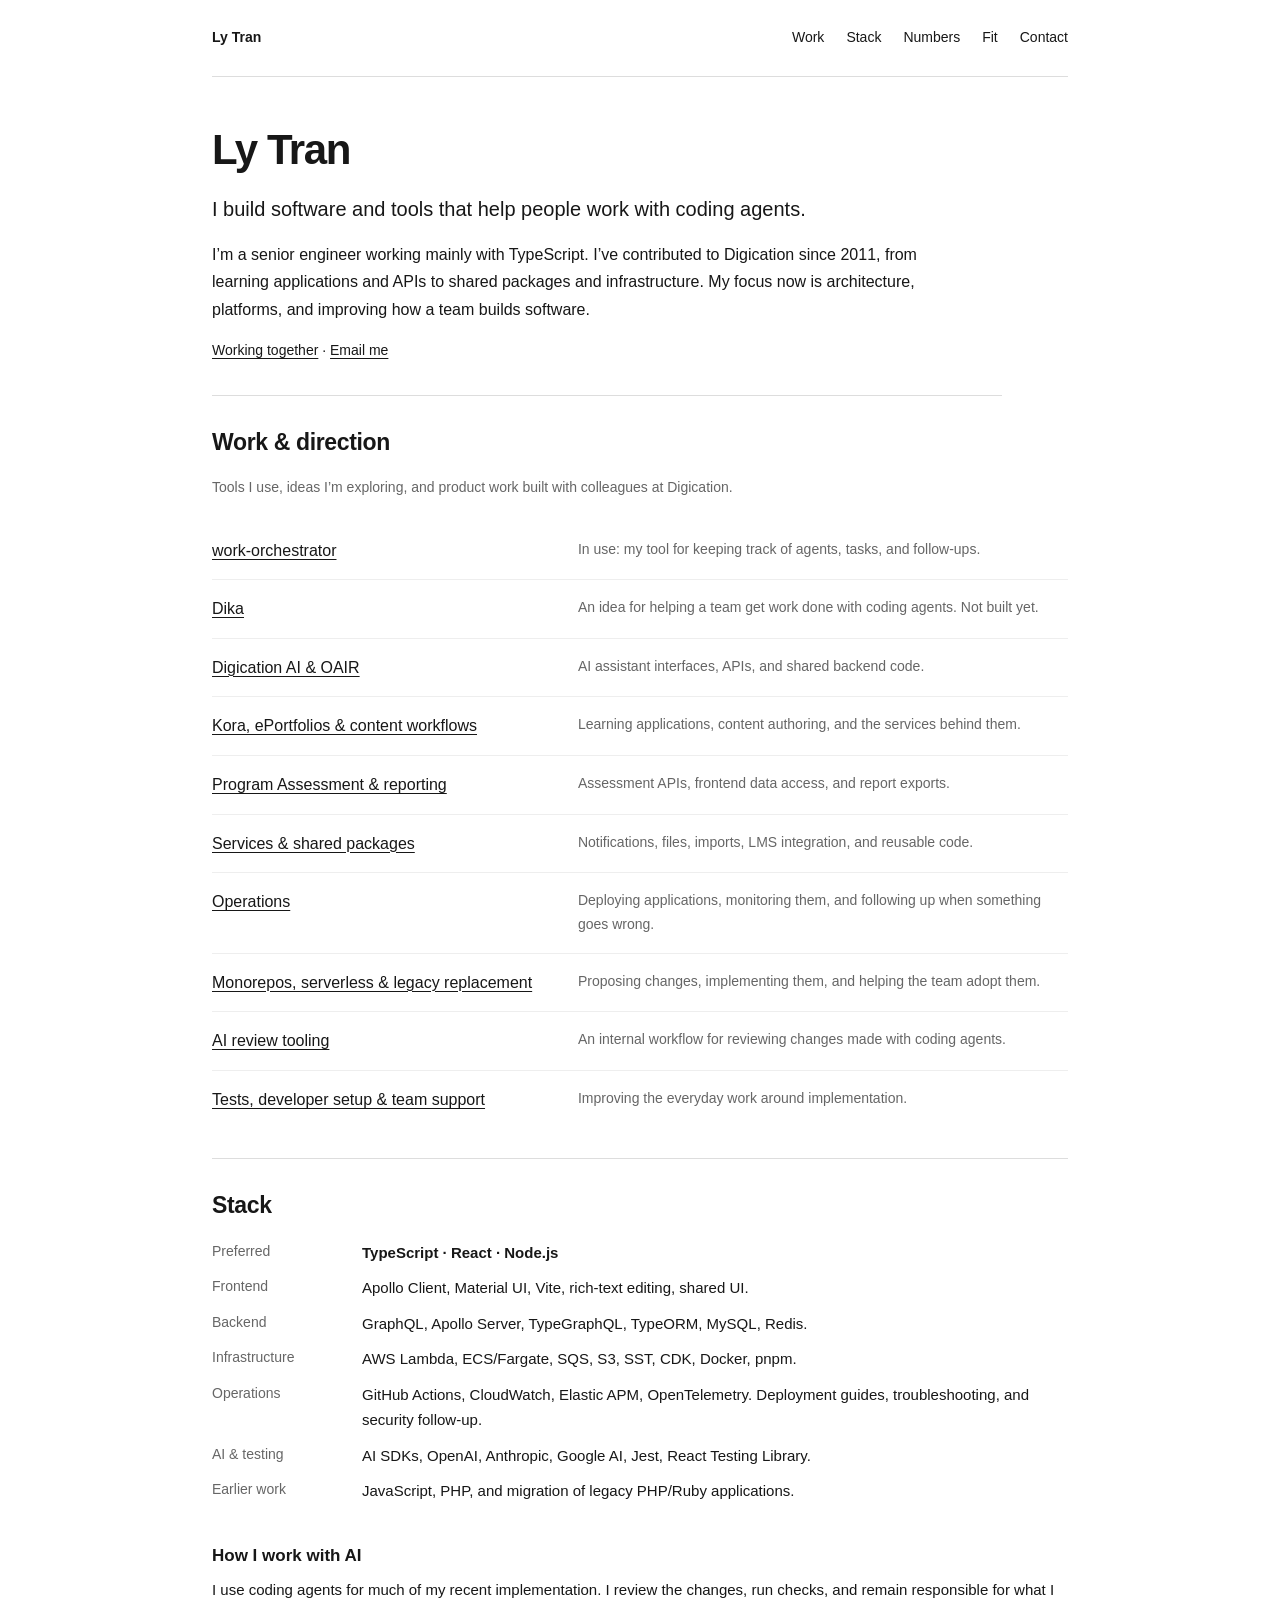
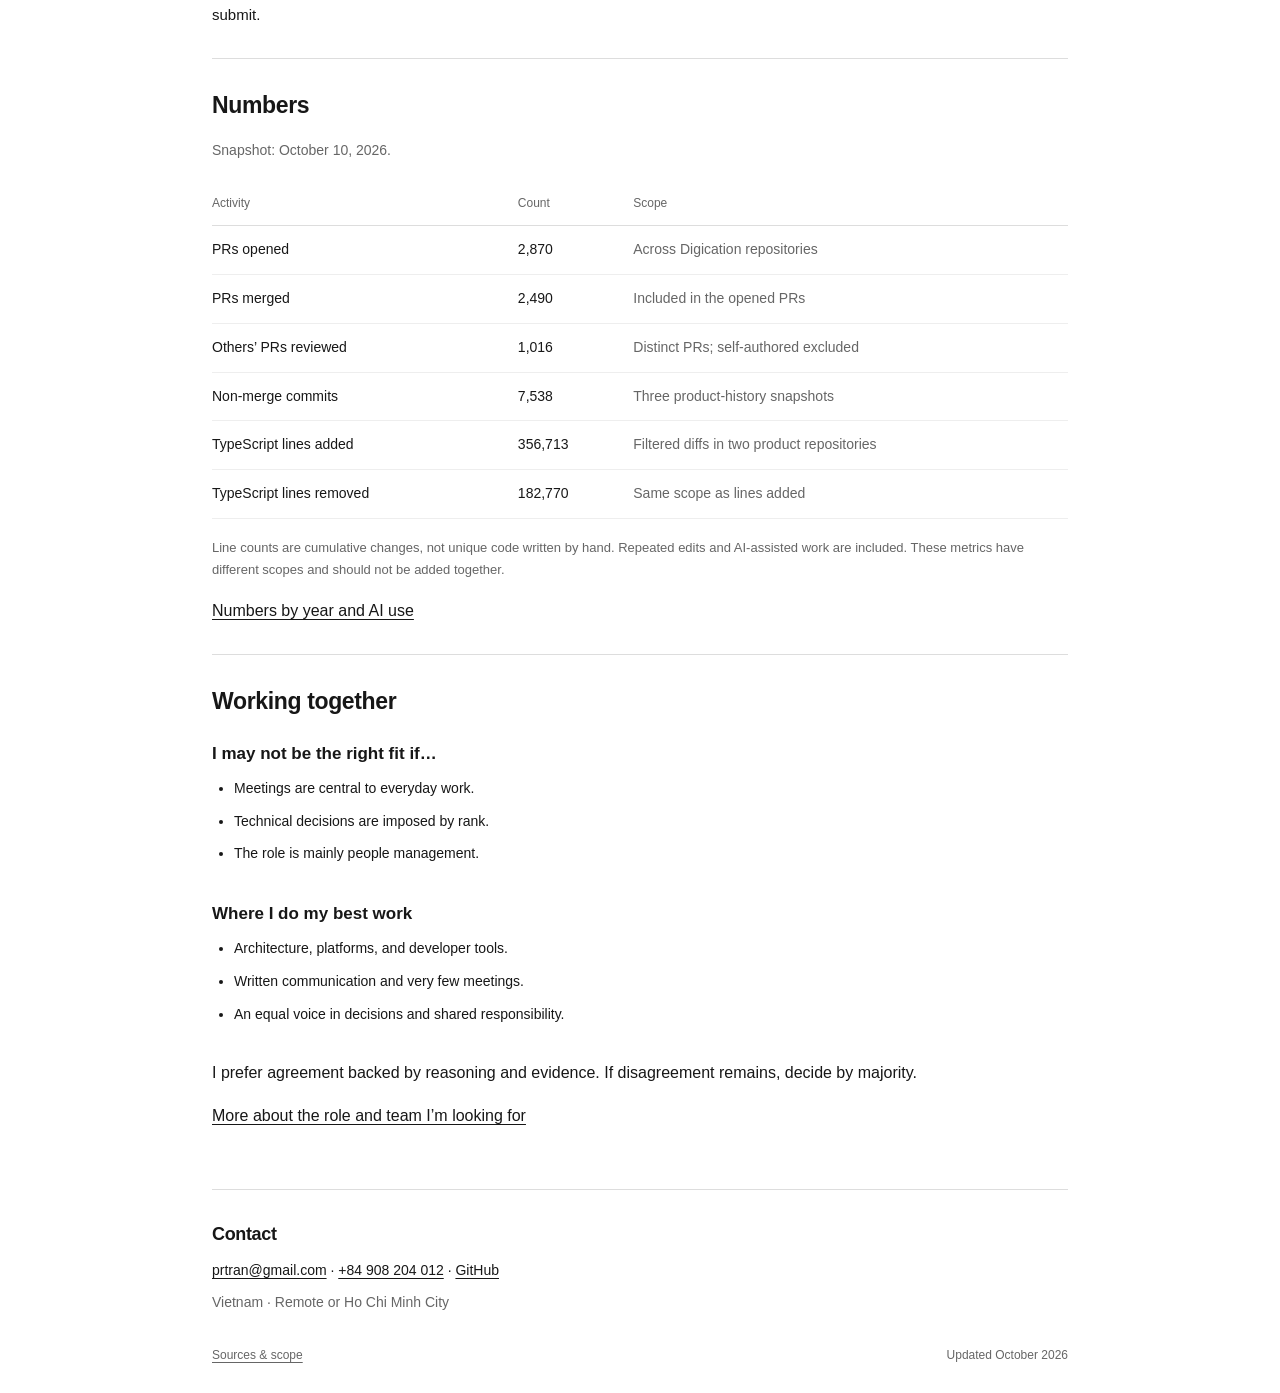
<file: index.html>
<!doctype html>
<html lang="en" id="top"><head>
<meta charset="utf-8"><meta name="viewport" content="width=device-width, initial-scale=1">
<title>Ly Tran — Senior Engineer</title><meta name="description" content="Tools and workflows for people and coding agents. TypeScript, product engineering, and platforms.">
<link rel="canonical" href="https://lytc.github.io/">
<meta property="og:title" content="Ly Tran — Senior Engineer"><meta property="og:description" content="Tools and workflows for people and coding agents. TypeScript, product engineering, and platforms.">
<meta property="og:type" content="website"><meta property="og:url" content="https://lytc.github.io/">
<link rel="icon" href="/assets/favicon.svg" type="image/svg+xml"><link rel="stylesheet" href="/assets/site.css?v=78795f37e393">
</head><body><a class="skip-link" href="#main">Skip to content</a>
<header><a class="name" href="/">Ly Tran</a><nav aria-label="Main navigation"><a href="/#work">Work</a><a href="/#stack">Stack</a><a href="/activity.html">Numbers</a><a href="/working-together.html">Fit</a><a href="#contact">Contact</a></nav></header>
<main id="main"><section class="intro"><h1>Ly Tran</h1><p class="lead">I build software and tools that help people work with coding agents.</p><p id="journey">I’m a senior engineer working mainly with TypeScript. I’ve contributed to Digication since 2011, from learning applications and APIs to shared packages and infrastructure. My focus now is architecture, platforms, and improving how a team builds software.</p><p><a href="/working-together.html">Working together</a> · <a href="mailto:prtran@gmail.com">Email me</a></p></section>
<section id="work"><h2>Work & direction</h2><p class="muted">Tools I use, ideas I’m exploring, and product work built with colleagues at Digication.</p><div class="work-list"><article class="work-row"><h3><a href="/work/work-orchestrator.html">work-orchestrator</a></h3><p>In use: my tool for keeping track of agents, tasks, and follow-ups.</p></article><article class="work-row"><h3><a href="/work/dika.html">Dika</a></h3><p>An idea for helping a team get work done with coding agents. Not built yet.</p></article><article class="work-row"><h3><a href="/work/ai-products.html">Digication AI &amp; OAIR</a></h3><p>AI assistant interfaces, APIs, and shared backend code.</p></article><article class="work-row"><h3><a href="/work/product-engineering.html">Kora, ePortfolios &amp; content workflows</a></h3><p>Learning applications, content authoring, and the services behind them.</p></article><article class="work-row"><h3><a href="/work/assessment.html">Program Assessment &amp; reporting</a></h3><p>Assessment APIs, frontend data access, and report exports.</p></article><article class="work-row"><h3><a href="/work/services-packages.html">Services &amp; shared packages</a></h3><p>Notifications, files, imports, LMS integration, and reusable code.</p></article><article class="work-row"><h3><a href="/work/operations.html">Operations</a></h3><p>Deploying applications, monitoring them, and following up when something goes wrong.</p></article><article class="work-row"><h3><a href="/work/modernization.html">Monorepos, serverless &amp; legacy replacement</a></h3><p>Proposing changes, implementing them, and helping the team adopt them.</p></article><article class="work-row"><h3><a href="/work/ai-review.html">AI review tooling</a></h3><p>An internal workflow for reviewing changes made with coding agents.</p></article><article class="work-row"><h3><a href="/work/engineering-practice.html">Tests, developer setup &amp; team support</a></h3><p>Improving the everyday work around implementation.</p></article></div></section>
<section id="stack"><h2>Stack</h2><dl class="stack-list"><dt>Preferred</dt><dd><strong>TypeScript · React · Node.js</strong></dd><dt>Frontend</dt><dd>Apollo Client, Material UI, Vite, rich-text editing, shared UI.</dd><dt>Backend</dt><dd>GraphQL, Apollo Server, TypeGraphQL, TypeORM, MySQL, Redis.</dd><dt>Infrastructure</dt><dd>AWS Lambda, ECS/Fargate, SQS, S3, SST, CDK, Docker, pnpm.</dd><dt>Operations</dt><dd>GitHub Actions, CloudWatch, Elastic APM, OpenTelemetry. Deployment guides, troubleshooting, and security follow-up.</dd><dt>AI & testing</dt><dd>AI SDKs, OpenAI, Anthropic, Google AI, Jest, React Testing Library.</dd><dt>Earlier work</dt><dd>JavaScript, PHP, and migration of legacy PHP/Ruby applications.</dd></dl><div id="approach"><h3>How I work with AI</h3><p>I use coding agents for much of my recent implementation. I review the changes, run checks, and remain responsible for what I submit.</p></div></section>
<section id="activity"><h2>Numbers</h2><p class="muted">Snapshot: October 10, 2026.</p><div class="table-wrap"><table><thead><tr><th scope="col">Activity</th><th scope="col">Count</th><th scope="col">Scope</th></tr></thead><tbody><tr><th scope="row">PRs opened</th><td class="number">2,870</td><td>Across Digication repositories</td></tr><tr><th scope="row">PRs merged</th><td class="number">2,490</td><td>Included in the opened PRs</td></tr><tr><th scope="row">Others’ PRs reviewed</th><td class="number">1,016</td><td>Distinct PRs; self-authored excluded</td></tr><tr><th scope="row">Non-merge commits</th><td class="number">7,538</td><td>Three product-history snapshots</td></tr><tr><th scope="row">TypeScript lines added</th><td class="number">356,713</td><td>Filtered diffs in two product repositories</td></tr><tr><th scope="row">TypeScript lines removed</th><td class="number">182,770</td><td>Same scope as lines added</td></tr></tbody></table></div><p class="note">Line counts are cumulative changes, not unique code written by hand. Repeated edits and AI-assisted work are included. These metrics have different scopes and should not be added together.</p><p><a href="/activity.html#ai-periods">Numbers by year and AI use</a></p></section>
<section id="fit"><h2>Working together</h2><div class="fit-summary"><div><h3>I may not be the right fit if…</h3><ul><li>Meetings are central to everyday work.</li><li>Technical decisions are imposed by rank.</li><li>The role is mainly people management.</li></ul></div><div><h3>Where I do my best work</h3><ul><li>Architecture, platforms, and developer tools.</li><li>Written communication and very few meetings.</li><li>An equal voice in decisions and shared responsibility.</li></ul></div></div><p>I prefer agreement backed by reasoning and evidence. If disagreement remains, decide by majority.</p><p><a href="/working-together.html">More about the role and team I’m looking for</a></p></section></main>
<footer id="contact"><h2>Contact</h2><p><a href="mailto:prtran@gmail.com">prtran@gmail.com</a> · <a href="tel:+84908204012">+84 908 204 012</a> · <a href="https://github.com/lytc">GitHub</a></p><p class="muted">Vietnam · Remote or Ho Chi Minh City</p><div class="footer-meta"><a href="/evidence.html">Sources & scope</a><span>Updated October 2026</span></div></footer>
</body></html>
</file>
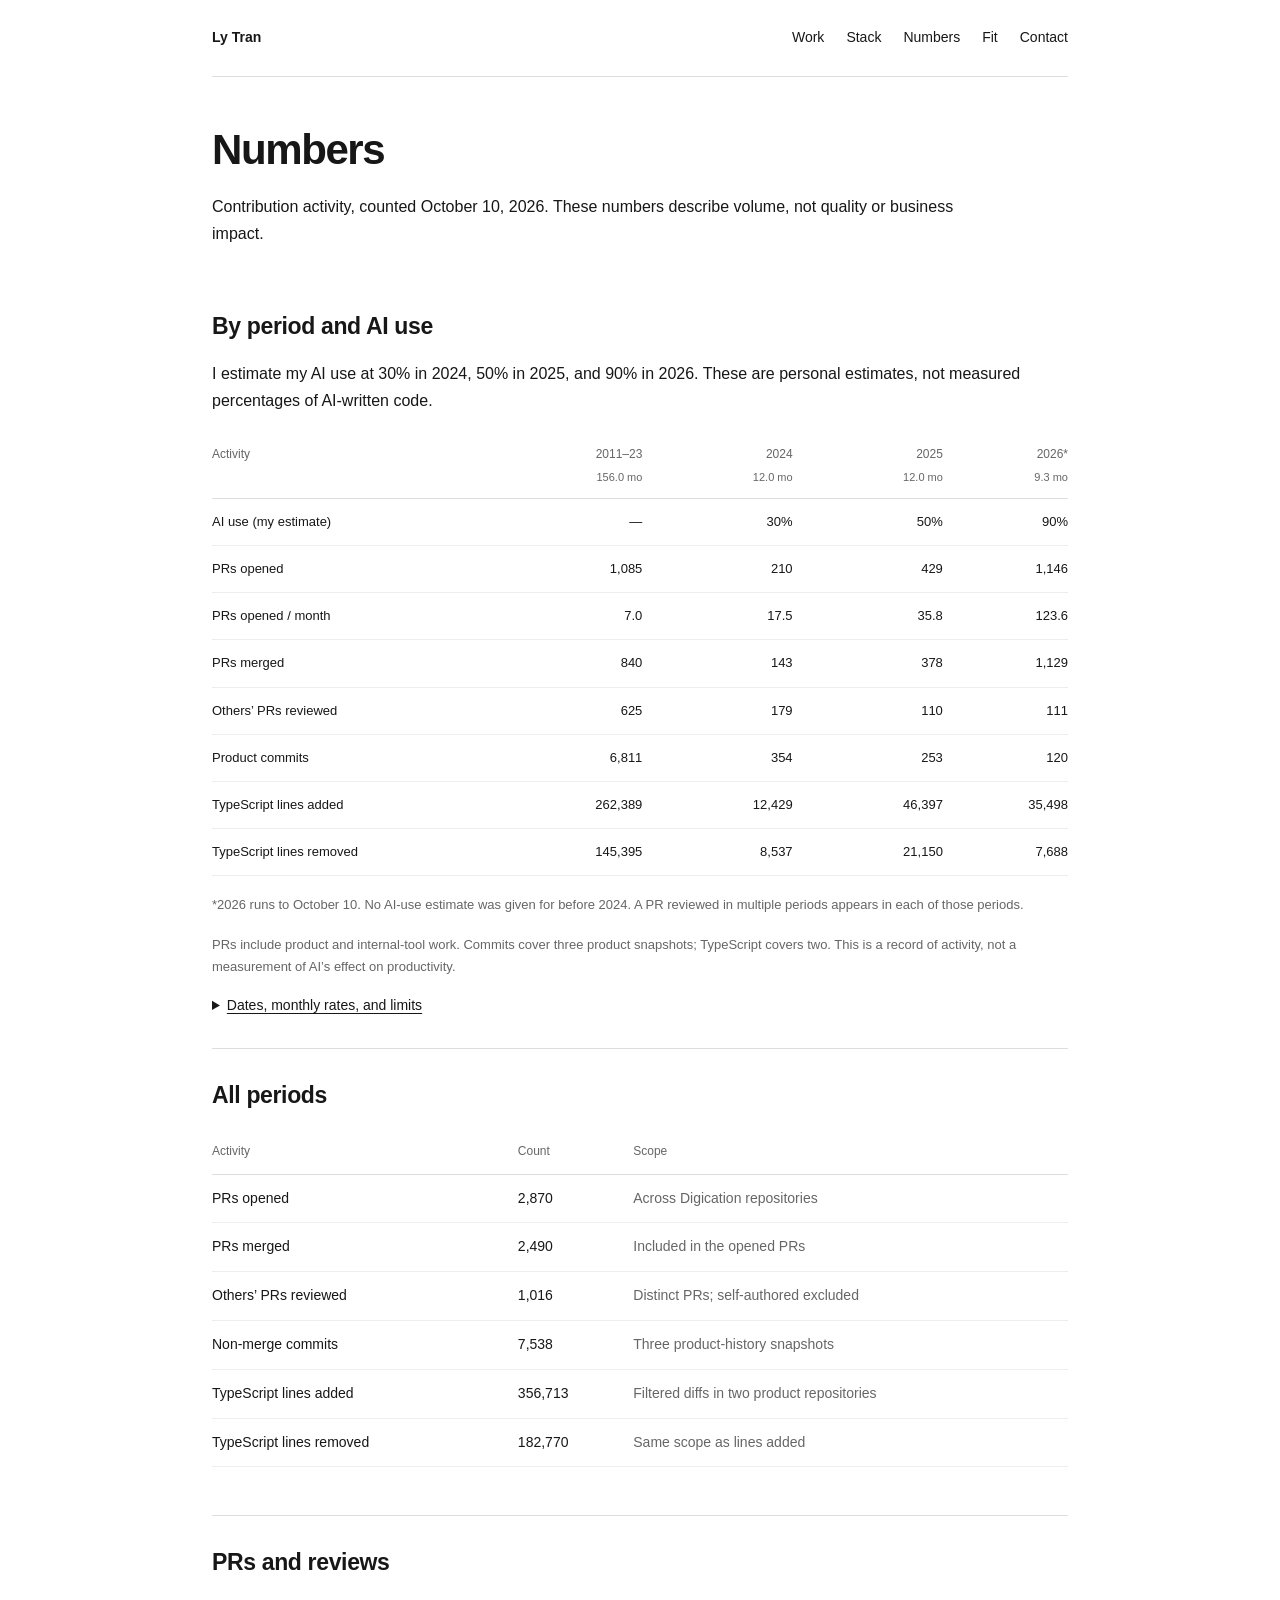
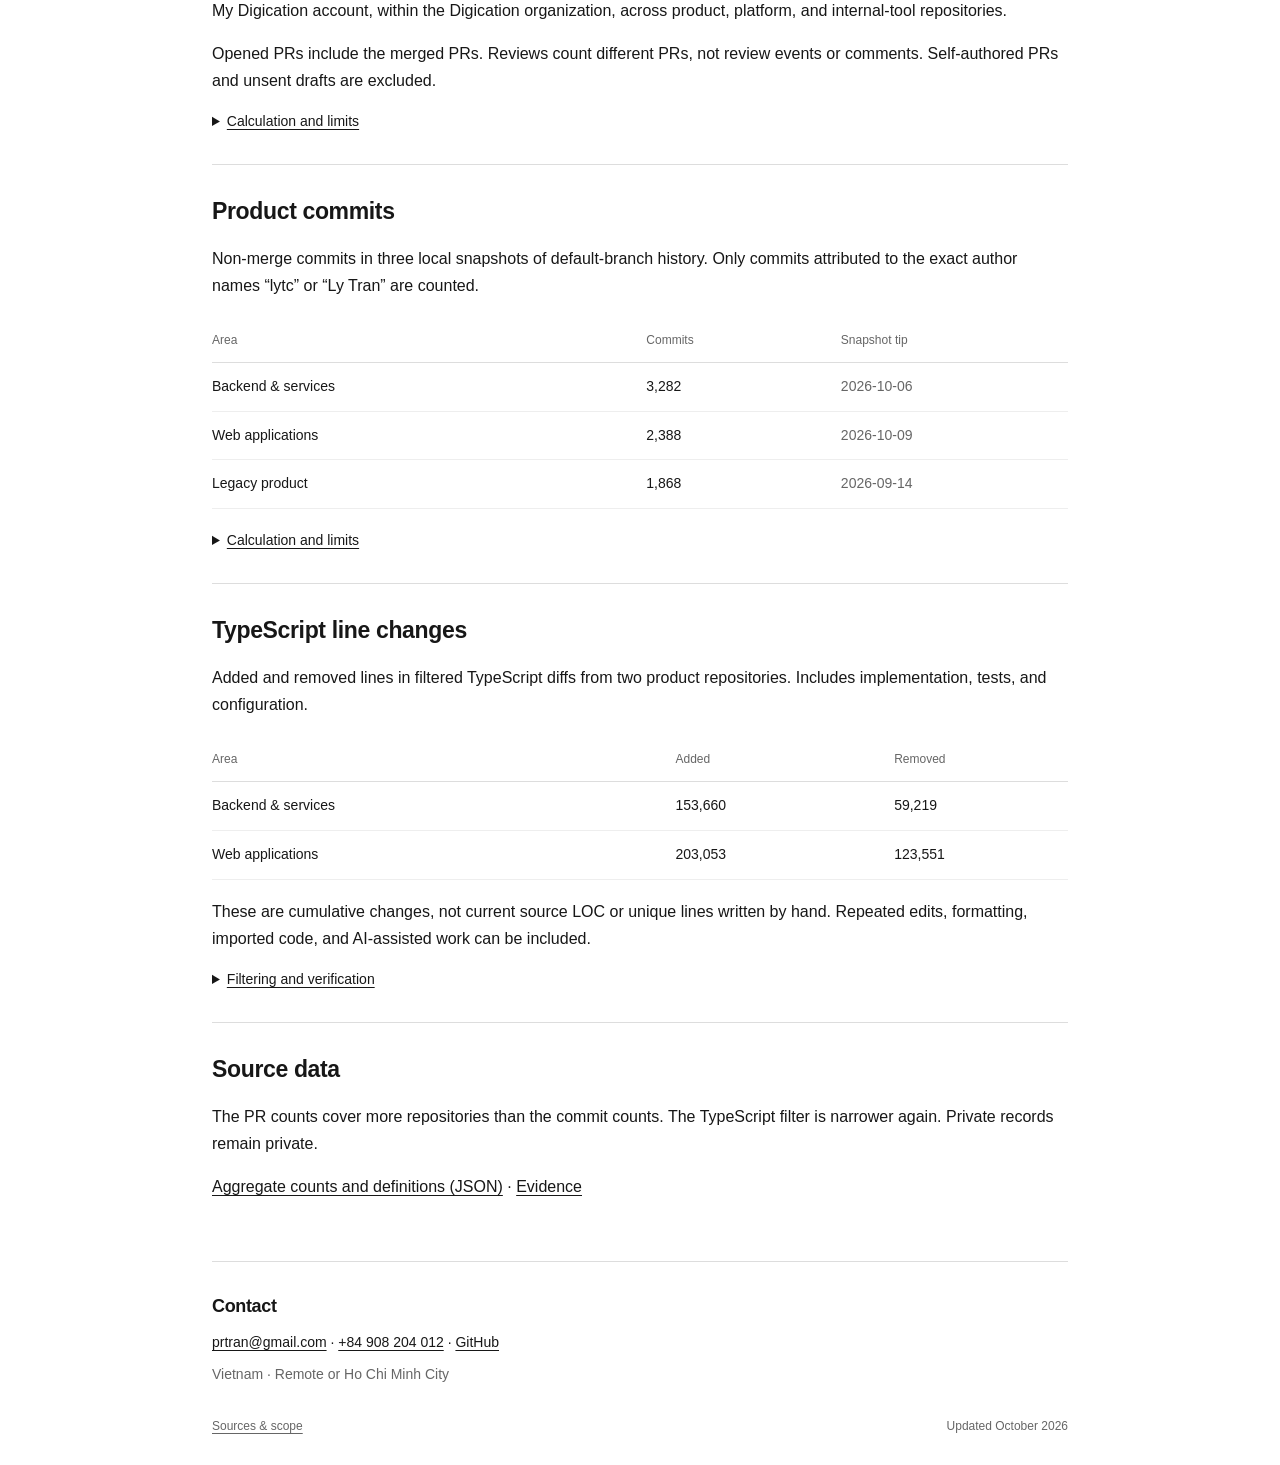
<file: activity.html>
<!doctype html>
<html lang="en" id="top"><head>
<meta charset="utf-8"><meta name="viewport" content="width=device-width, initial-scale=1">
<title>Numbers — Ly Tran</title><meta name="description" content="PR, review, commit and TypeScript line-change counts with dates and methods.">
<link rel="canonical" href="https://lytc.github.io/activity.html">
<meta property="og:title" content="Numbers — Ly Tran"><meta property="og:description" content="PR, review, commit and TypeScript line-change counts with dates and methods.">
<meta property="og:type" content="website"><meta property="og:url" content="https://lytc.github.io/activity.html">
<link rel="icon" href="/assets/favicon.svg" type="image/svg+xml"><link rel="stylesheet" href="/assets/site.css?v=78795f37e393">
</head><body><a class="skip-link" href="#main">Skip to content</a>
<header><a class="name" href="/">Ly Tran</a><nav aria-label="Main navigation"><a href="/#work">Work</a><a href="/#stack">Stack</a><a href="/activity.html">Numbers</a><a href="/working-together.html">Fit</a><a href="#contact">Contact</a></nav></header>
<main id="main"><div class="page-intro"><h1>Numbers</h1><p>Contribution activity, counted October 10, 2026. These numbers describe volume, not quality or business impact.</p></div><section id="ai-periods"><h2>By period and AI use</h2><p>I estimate my AI use at 30% in 2024, 50% in 2025, and 90% in 2026. These are personal estimates, not measured percentages of AI-written code.</p><div class="table-wrap"><table class="period-table"><thead><tr><th scope="col">Activity</th><th scope="col">2011–23<small>156.0 mo</small></th><th scope="col">2024<small>12.0 mo</small></th><th scope="col">2025<small>12.0 mo</small></th><th scope="col">2026*<small>9.3 mo</small></th></tr></thead><tbody><tr><th scope="row">AI use (my estimate)</th><td class="number">—</td><td class="number">30%</td><td class="number">50%</td><td class="number">90%</td></tr><tr><th scope="row">PRs opened</th><td class="number">1,085</td><td class="number">210</td><td class="number">429</td><td class="number">1,146</td></tr><tr><th scope="row">PRs opened / month</th><td class="number">7.0</td><td class="number">17.5</td><td class="number">35.8</td><td class="number">123.6</td></tr><tr><th scope="row">PRs merged</th><td class="number">840</td><td class="number">143</td><td class="number">378</td><td class="number">1,129</td></tr><tr><th scope="row">Others’ PRs reviewed</th><td class="number">625</td><td class="number">179</td><td class="number">110</td><td class="number">111</td></tr><tr><th scope="row">Product commits</th><td class="number">6,811</td><td class="number">354</td><td class="number">253</td><td class="number">120</td></tr><tr><th scope="row">TypeScript lines added</th><td class="number">262,389</td><td class="number">12,429</td><td class="number">46,397</td><td class="number">35,498</td></tr><tr><th scope="row">TypeScript lines removed</th><td class="number">145,395</td><td class="number">8,537</td><td class="number">21,150</td><td class="number">7,688</td></tr></tbody></table></div><p class="note">*2026 runs to October 10. No AI-use estimate was given for before 2024. A PR reviewed in multiple periods appears in each of those periods.</p><p class="note">PRs include product and internal-tool work. Commits cover three product snapshots; TypeScript covers two. This is a record of activity, not a measurement of AI’s effect on productivity.</p><details><summary>Dates, monthly rates, and limits</summary><p>Calendar-year grouping in UTC. Opened PRs use creation date; merged PRs use merge date. Period PR counts were checked through REST and GraphQL search. Review counts use actual submitted review timestamps, paginating all matching PRs and review connections, with self-authored PRs and pending drafts excluded. The same PR can be reviewed in more than one period. Product commits and TypeScript diffs use Git author dates in the snapshots defined below.</p><p>Before 2024 means calendar years 2011–2023 (156 months). Full years use 12 months. The incomplete 2026 period uses elapsed time since January 1 at collection, divided by an average month of 365.25/12 days. The displayed rate is rounded to one decimal place.</p><p>Different period lengths, repository scope, languages, work mix, and team practices prevent interpreting this table as the effect of AI on productivity. PRs span product and internal-tool work; commits cover three product snapshots and TypeScript diffs cover two. The pre-2024 baseline is not a claim of zero AI use. Review-period counts overlap when a PR was reviewed in multiple periods.</p></details></section><section><h2>All periods</h2><div class="table-wrap"><table><thead><tr><th scope="col">Activity</th><th scope="col">Count</th><th scope="col">Scope</th></tr></thead><tbody><tr><th scope="row">PRs opened</th><td class="number">2,870</td><td>Across Digication repositories</td></tr><tr><th scope="row">PRs merged</th><td class="number">2,490</td><td>Included in the opened PRs</td></tr><tr><th scope="row">Others’ PRs reviewed</th><td class="number">1,016</td><td>Distinct PRs; self-authored excluded</td></tr><tr><th scope="row">Non-merge commits</th><td class="number">7,538</td><td>Three product-history snapshots</td></tr><tr><th scope="row">TypeScript lines added</th><td class="number">356,713</td><td>Filtered diffs in two product repositories</td></tr><tr><th scope="row">TypeScript lines removed</th><td class="number">182,770</td><td>Same scope as lines added</td></tr></tbody></table></div></section>
<section><h2>PRs and reviews</h2><p>My Digication account, within the Digication organization, across product, platform, and internal-tool repositories.</p><p>Opened PRs include the merged PRs. Reviews count different PRs, not review events or comments. Self-authored PRs and unsent drafts are excluded.</p><details><summary>Calculation and limits</summary><p>Authored and merged PR search counts were checked through REST and GraphQL on October 10, 2026. For reviews, every matching PR and review connection was paginated. Count distinct PRs with at least one submitted review by my account, excluding self-authored PRs. The 1,024 search candidates included eight PRs with draft-only reviews; these are excluded, leaving 1,016 PRs with submitted reviews.</p><p>Opened and merged PRs overlap. The review figure counts distinct PRs with submitted reviews, not review events or comments. It excludes pending drafts. Counts reflect visible records at collection, include AI-assisted work, and do not measure quality. Private source records are not published.</p><p><a href="https://docs.github.com/en/search-github/searching-on-github/searching-issues-and-pull-requests">GitHub search definitions</a></p></details></section>
<section id="code"><h2>Product commits</h2><p>Non-merge commits in three local snapshots of default-branch history. Only commits attributed to the exact author names “lytc” or “Ly Tran” are counted.</p><div class="table-wrap"><table><thead><tr><th scope="col">Area</th><th scope="col">Commits</th><th scope="col">Snapshot tip</th></tr></thead><tbody><tr><th scope="row">Backend &amp; services</th><td class="number">3,282</td><td>2026-10-06</td></tr><tr><th scope="row">Web applications</th><td class="number">2,388</td><td>2026-10-09</td></tr><tr><th scope="row">Legacy product</th><td class="number">1,868</td><td>2026-09-14</td></tr></tbody></table></div><details><summary>Calculation and limits</summary><p>Enumerate commits reachable from each pinned snapshot, exclude merges, and match author names exactly. Cross-check git log against git rev-list; combine commit SHA sets across repositories.</p><p>A count of commit objects in the selected history, not distinct features, production releases, or all career work. Imported history, cherry-picks, and rebases can represent similar work under different SHAs. Squashed work may appear as one commit. No ranking of colleagues or productivity inference.</p><p>The local snapshots were not refreshed during this measurement.</p></details></section>
<section><h2>TypeScript line changes</h2><p>Added and removed lines in filtered TypeScript diffs from two product repositories. Includes implementation, tests, and configuration.</p><div class="table-wrap"><table><thead><tr><th scope="col">Area</th><th scope="col">Added</th><th scope="col">Removed</th></tr></thead><tbody><tr><th scope="row">Backend &amp; services</th><td class="number">153,660</td><td class="number">59,219</td></tr><tr><th scope="row">Web applications</th><td class="number">203,053</td><td class="number">123,551</td></tr></tbody></table></div><p>These are cumulative changes, not current source LOC or unique lines written by hand. Repeated edits, formatting, imported code, and AI-assisted work can be included.</p><details><summary>Filtering and verification</summary><p>Sum Git numstat with rename detection for .ts, .tsx, .mts and .cts files in the selected non-merge commits. Cross-check git log against a separate git diff-tree calculation using NUL-delimited paths. Exclude declaration files, known generated GraphQL bindings/introspection, shared generated types, dependency and build folders, fixtures, examples, migration files, and the country-code dataset.</p><p>Diff line changes, not current source LOC or unique lines written by hand. Blank and comment lines count. Repeated edits, formatting, copied/imported work, and AI-assisted implementation can remain. Filtering is not a complete authorship audit. Added minus deleted is not personal ownership of the current codebase. No claim of a productivity or quality score.</p><p><a href="https://git-scm.com/docs/git-log">Git diff statistics</a></p></details></section>
<section><h2>Source data</h2><p>The PR counts cover more repositories than the commit counts. The TypeScript filter is narrower again. Private records remain private.</p><p><a href="/data/activity.json">Aggregate counts and definitions (JSON)</a> · <a href="/evidence.html">Evidence</a></p></section></main>
<footer id="contact"><h2>Contact</h2><p><a href="mailto:prtran@gmail.com">prtran@gmail.com</a> · <a href="tel:+84908204012">+84 908 204 012</a> · <a href="https://github.com/lytc">GitHub</a></p><p class="muted">Vietnam · Remote or Ho Chi Minh City</p><div class="footer-meta"><a href="/evidence.html">Sources & scope</a><span>Updated October 2026</span></div></footer>
</body></html>
</file>
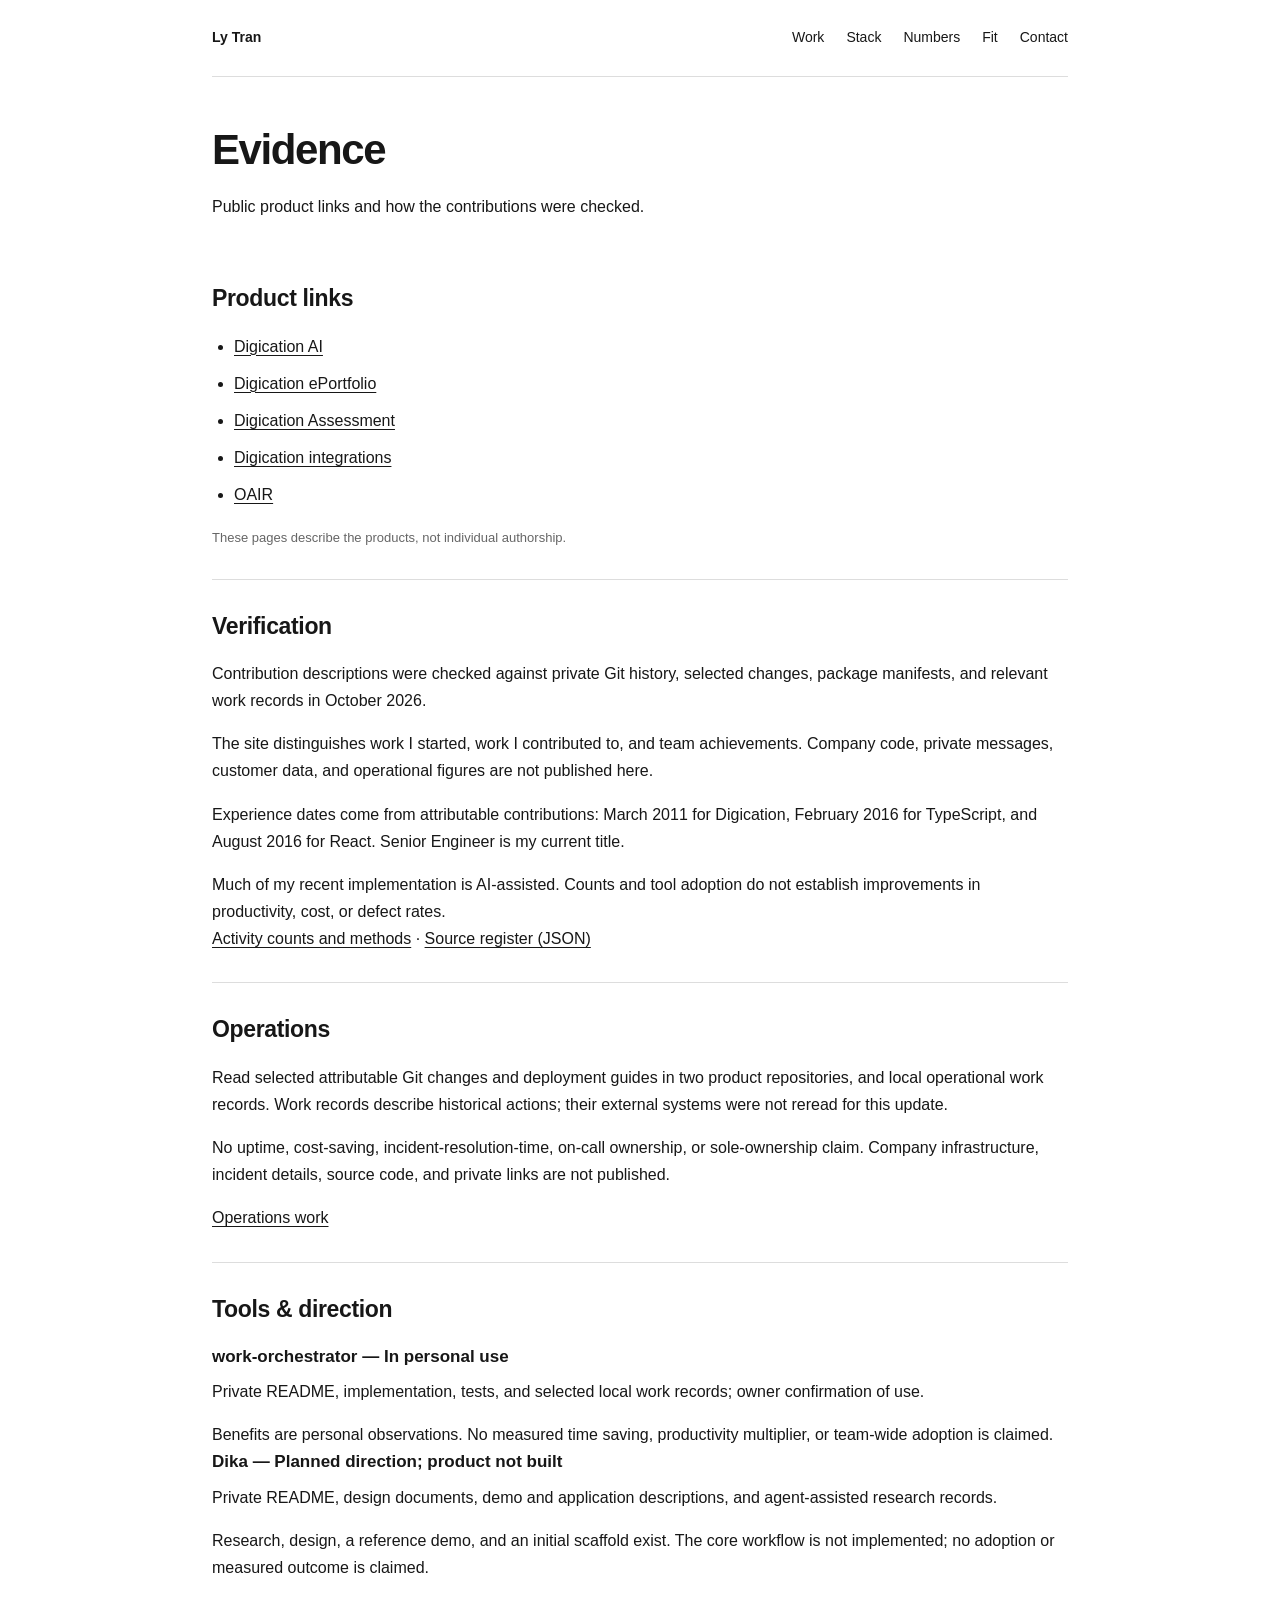
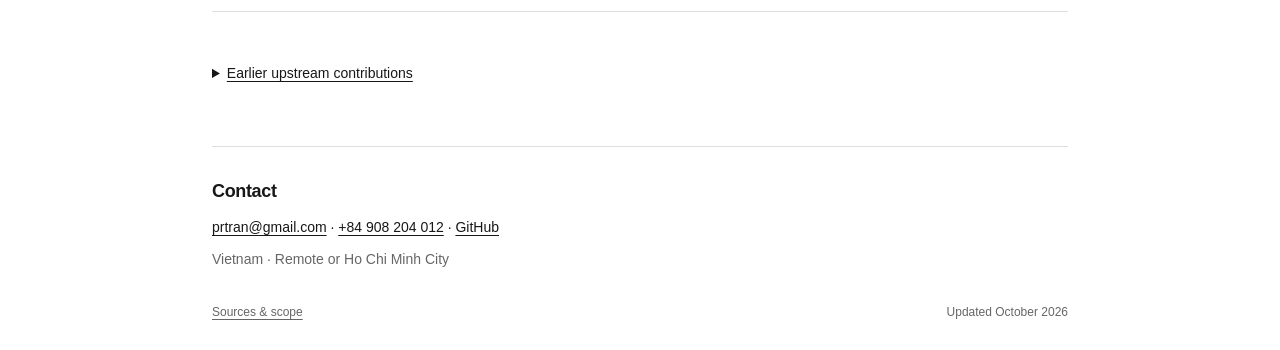
<file: evidence.html>
<!doctype html>
<html lang="en" id="top"><head>
<meta charset="utf-8"><meta name="viewport" content="width=device-width, initial-scale=1">
<title>Evidence — Ly Tran</title><meta name="description" content="Public product sources and verification of individual contributions.">
<link rel="canonical" href="https://lytc.github.io/evidence.html">
<meta property="og:title" content="Evidence — Ly Tran"><meta property="og:description" content="Public product sources and verification of individual contributions.">
<meta property="og:type" content="website"><meta property="og:url" content="https://lytc.github.io/evidence.html">
<link rel="icon" href="/assets/favicon.svg" type="image/svg+xml"><link rel="stylesheet" href="/assets/site.css?v=78795f37e393">
</head><body><a class="skip-link" href="#main">Skip to content</a>
<header><a class="name" href="/">Ly Tran</a><nav aria-label="Main navigation"><a href="/#work">Work</a><a href="/#stack">Stack</a><a href="/activity.html">Numbers</a><a href="/working-together.html">Fit</a><a href="#contact">Contact</a></nav></header>
<main id="main"><div class="page-intro"><h1>Evidence</h1><p>Public product links and how the contributions were checked.</p></div><section><h2>Product links</h2><ul><li><a href="https://www.digication.com/learning-platform/ai">Digication AI</a></li><li><a href="https://www.digication.com/learning-platform/eportfolio">Digication ePortfolio</a></li><li><a href="https://www.digication.com/learning-platform/assessment">Digication Assessment</a></li><li><a href="https://www.digication.com/community/integrations">Digication integrations</a></li><li><a href="https://oair.org/">OAIR</a></li></ul><p class="note">These pages describe the products, not individual authorship.</p></section><section id="method"><h2>Verification</h2><div id="private-work"><p>Contribution descriptions were checked against private Git history, selected changes, package manifests, and relevant work records in October 2026.</p><p>The site distinguishes work I started, work I contributed to, and team achievements. Company code, private messages, customer data, and operational figures are not published here.</p><p>Experience dates come from attributable contributions: March 2011 for Digication, February 2016 for TypeScript, and August 2016 for React. Senior Engineer is my current title.</p><p>Much of my recent implementation is AI-assisted. Counts and tool adoption do not establish improvements in productivity, cost, or defect rates.</p></div><p><a href="/activity.html">Activity counts and methods</a> · <a href="/data/evidence.json">Source register (JSON)</a></p></section><section><h2>Operations</h2><p>Read selected attributable Git changes and deployment guides in two product repositories, and local operational work records. Work records describe historical actions; their external systems were not reread for this update.</p><p>No uptime, cost-saving, incident-resolution-time, on-call ownership, or sole-ownership claim. Company infrastructure, incident details, source code, and private links are not published.</p><p><a href="/work/operations.html">Operations work</a></p></section><section><h2>Tools & direction</h2><h3>work-orchestrator — In personal use</h3><p>Private README, implementation, tests, and selected local work records; owner confirmation of use.</p><p>Benefits are personal observations. No measured time saving, productivity multiplier, or team-wide adoption is claimed.</p><h3>Dika — Planned direction; product not built</h3><p>Private README, design documents, demo and application descriptions, and agent-assisted research records.</p><p>Research, design, a reference demo, and an initial scaffold exist. The core workflow is not implemented; no adoption or measured outcome is claimed.</p></section><section><details><summary>Earlier upstream contributions</summary><ul><li><a href="https://github.com/elastic/apm-agent-nodejs/pull/4098">elastic/apm-agent-nodejs #4098</a> — fix: add missing methods to noop-transaction (2024)</li><li><a href="https://github.com/xnimorz/use-debounce/pull/66">xnimorz/use-debounce #66</a> — Fix typing to infer correct callback type (2020)</li><li><a href="https://github.com/aws/aws-sdk-js/pull/1030">aws/aws-sdk-js #1030</a> — getRtmpUrl should not append hash if it&#x27;s null (2016)</li></ul><p class="note">Selected historical examples. Author and merged state checked October 10, 2026.</p></details></section></main>
<footer id="contact"><h2>Contact</h2><p><a href="mailto:prtran@gmail.com">prtran@gmail.com</a> · <a href="tel:+84908204012">+84 908 204 012</a> · <a href="https://github.com/lytc">GitHub</a></p><p class="muted">Vietnam · Remote or Ho Chi Minh City</p><div class="footer-meta"><a href="/evidence.html">Sources & scope</a><span>Updated October 2026</span></div></footer>
</body></html>
</file>
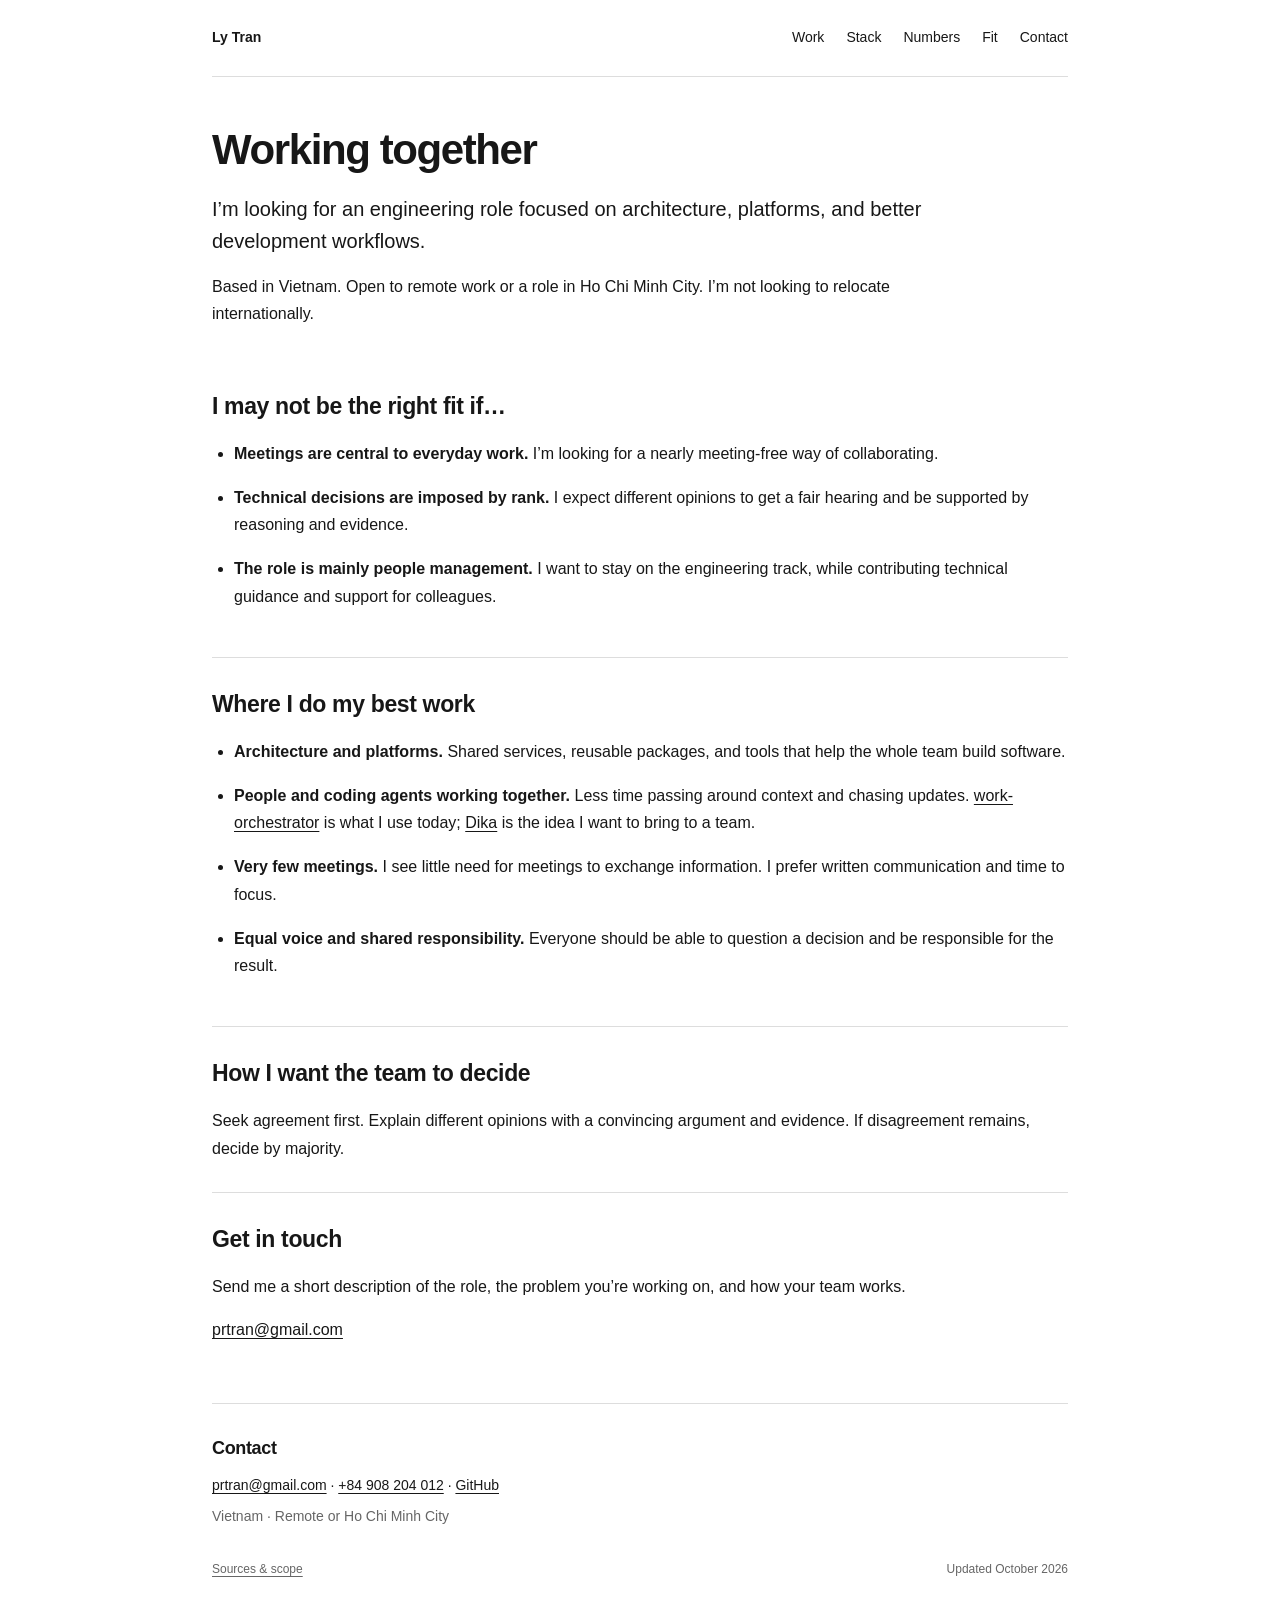
<file: working-together.html>
<!doctype html>
<html lang="en" id="top"><head>
<meta charset="utf-8"><meta name="viewport" content="width=device-width, initial-scale=1">
<title>Working together — Ly Tran</title><meta name="description" content="The engineering role and team I am looking for.">
<link rel="canonical" href="https://lytc.github.io/working-together.html">
<meta property="og:title" content="Working together — Ly Tran"><meta property="og:description" content="The engineering role and team I am looking for.">
<meta property="og:type" content="website"><meta property="og:url" content="https://lytc.github.io/working-together.html">
<link rel="icon" href="/assets/favicon.svg" type="image/svg+xml"><link rel="stylesheet" href="/assets/site.css?v=78795f37e393">
</head><body><a class="skip-link" href="#main">Skip to content</a>
<header><a class="name" href="/">Ly Tran</a><nav aria-label="Main navigation"><a href="/#work">Work</a><a href="/#stack">Stack</a><a href="/activity.html">Numbers</a><a href="/working-together.html">Fit</a><a href="#contact">Contact</a></nav></header>
<main id="main"><div class="page-intro"><h1>Working together</h1><p class="lead">I’m looking for an engineering role focused on architecture, platforms, and better development workflows.</p><p>Based in Vietnam. Open to remote work or a role in Ho Chi Minh City. I’m not looking to relocate internationally.</p></div>
<section><h2>I may not be the right fit if…</h2><ul class="work-points"><li><strong>Meetings are central to everyday work.</strong> I’m looking for a nearly meeting-free way of collaborating.</li><li><strong>Technical decisions are imposed by rank.</strong> I expect different opinions to get a fair hearing and be supported by reasoning and evidence.</li><li><strong>The role is mainly people management.</strong> I want to stay on the engineering track, while contributing technical guidance and support for colleagues.</li></ul></section>
<section><h2>Where I do my best work</h2><ul class="work-points"><li><strong>Architecture and platforms.</strong> Shared services, reusable packages, and tools that help the whole team build software.</li><li><strong>People and coding agents working together.</strong> Less time passing around context and chasing updates. <a href="/work/work-orchestrator.html">work-orchestrator</a> is what I use today; <a href="/work/dika.html">Dika</a> is the idea I want to bring to a team.</li><li><strong>Very few meetings.</strong> I see little need for meetings to exchange information. I prefer written communication and time to focus.</li><li><strong>Equal voice and shared responsibility.</strong> Everyone should be able to question a decision and be responsible for the result.</li></ul></section>
<section><h2>How I want the team to decide</h2><p>Seek agreement first. Explain different opinions with a convincing argument and evidence. If disagreement remains, decide by majority.</p></section>
<section><h2>Get in touch</h2><p>Send me a short description of the role, the problem you’re working on, and how your team works.</p><p><a href="mailto:prtran@gmail.com">prtran@gmail.com</a></p></section></main>
<footer id="contact"><h2>Contact</h2><p><a href="mailto:prtran@gmail.com">prtran@gmail.com</a> · <a href="tel:+84908204012">+84 908 204 012</a> · <a href="https://github.com/lytc">GitHub</a></p><p class="muted">Vietnam · Remote or Ho Chi Minh City</p><div class="footer-meta"><a href="/evidence.html">Sources & scope</a><span>Updated October 2026</span></div></footer>
</body></html>
</file>
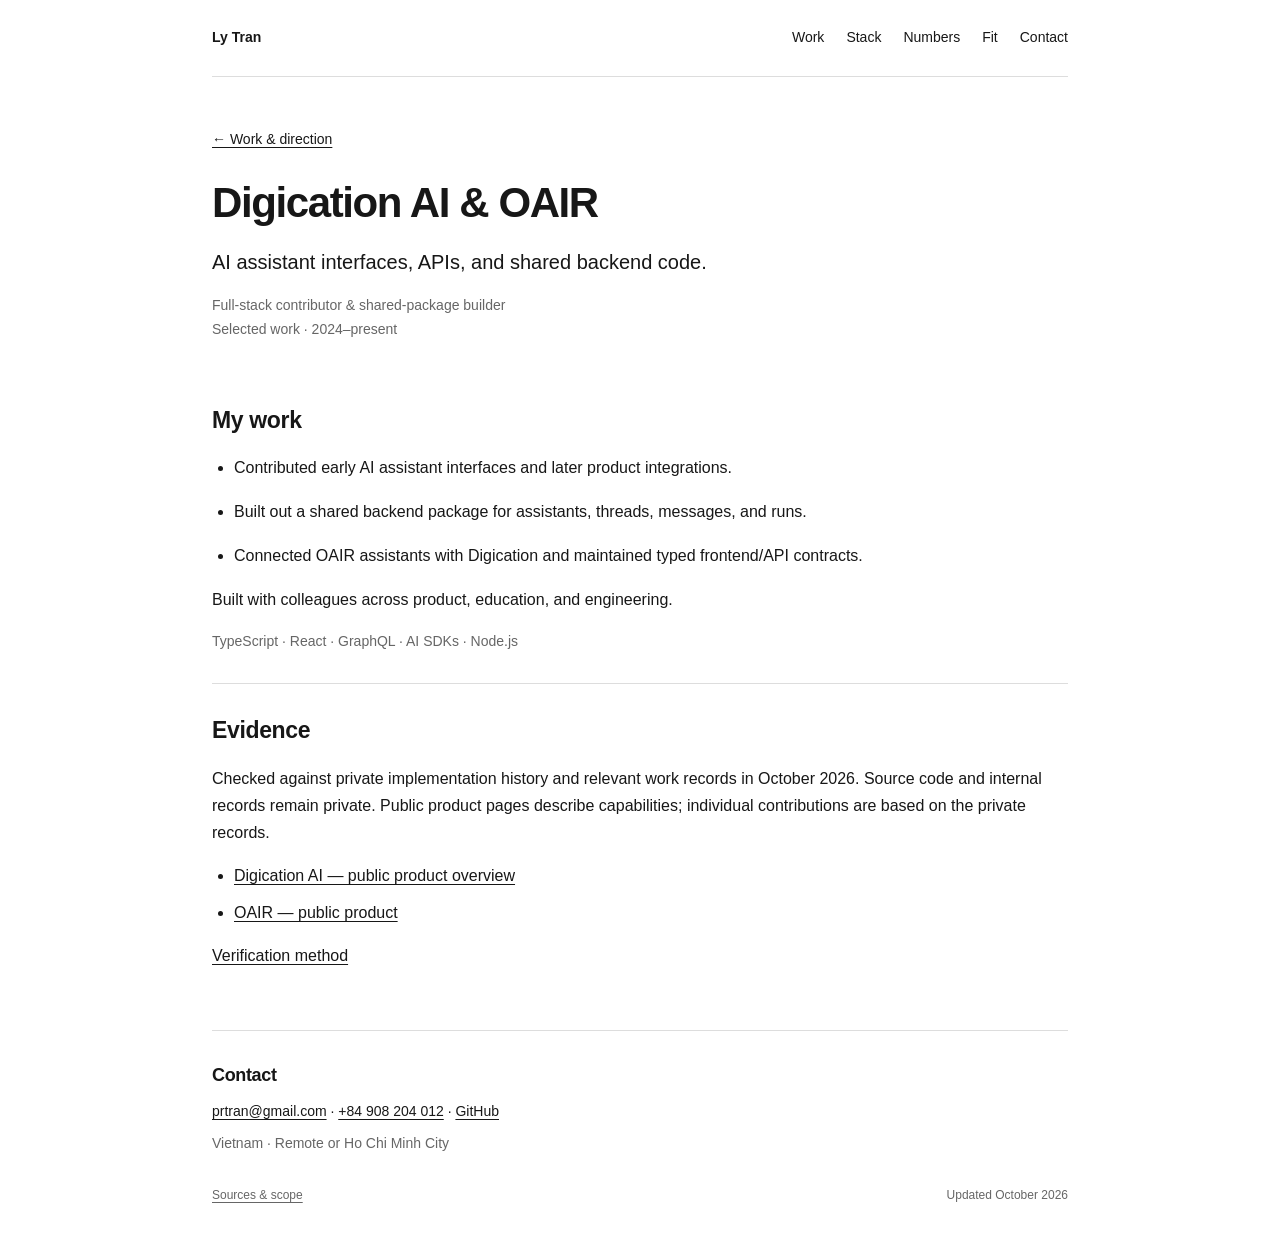
<file: work/ai-products.html>
<!doctype html>
<html lang="en" id="top"><head>
<meta charset="utf-8"><meta name="viewport" content="width=device-width, initial-scale=1">
<title>Digication AI &amp; OAIR — Ly Tran</title><meta name="description" content="AI assistant interfaces, APIs, and shared backend code.">
<link rel="canonical" href="https://lytc.github.io/work/ai-products.html">
<meta property="og:title" content="Digication AI &amp; OAIR — Ly Tran"><meta property="og:description" content="AI assistant interfaces, APIs, and shared backend code.">
<meta property="og:type" content="website"><meta property="og:url" content="https://lytc.github.io/work/ai-products.html">
<link rel="icon" href="/assets/favicon.svg" type="image/svg+xml"><link rel="stylesheet" href="/assets/site.css?v=78795f37e393">
</head><body><a class="skip-link" href="#main">Skip to content</a>
<header><a class="name" href="/">Ly Tran</a><nav aria-label="Main navigation"><a href="/#work">Work</a><a href="/#stack">Stack</a><a href="/activity.html">Numbers</a><a href="/working-together.html">Fit</a><a href="#contact">Contact</a></nav></header>
<main id="main"><div class="page-intro"><a href="/#work">← Work & direction</a><h1>Digication AI &amp; OAIR</h1><p class="lead">AI assistant interfaces, APIs, and shared backend code.</p><p class="muted">Full-stack contributor &amp; shared-package builder<br>Selected work · 2024–present</p></div><section><h2>My work</h2><ul class="work-points"><li>Contributed early AI assistant interfaces and later product integrations.</li><li>Built out a shared backend package for assistants, threads, messages, and runs.</li><li>Connected OAIR assistants with Digication and maintained typed frontend/API contracts.</li></ul><p>Built with colleagues across product, education, and engineering.</p><p class="muted">TypeScript · React · GraphQL · AI SDKs · Node.js</p></section><section><h2>Evidence</h2><p>Checked against private implementation history and relevant work records in October 2026. Source code and internal records remain private. Public product pages describe capabilities; individual contributions are based on the private records.</p><ul><li><a href="https://www.digication.com/learning-platform/ai">Digication AI — public product overview</a></li><li><a href="https://oair.org/">OAIR — public product</a></li></ul><p><a href="/evidence.html#method">Verification method</a></p></section></main>
<footer id="contact"><h2>Contact</h2><p><a href="mailto:prtran@gmail.com">prtran@gmail.com</a> · <a href="tel:+84908204012">+84 908 204 012</a> · <a href="https://github.com/lytc">GitHub</a></p><p class="muted">Vietnam · Remote or Ho Chi Minh City</p><div class="footer-meta"><a href="/evidence.html">Sources & scope</a><span>Updated October 2026</span></div></footer>
</body></html>
</file>
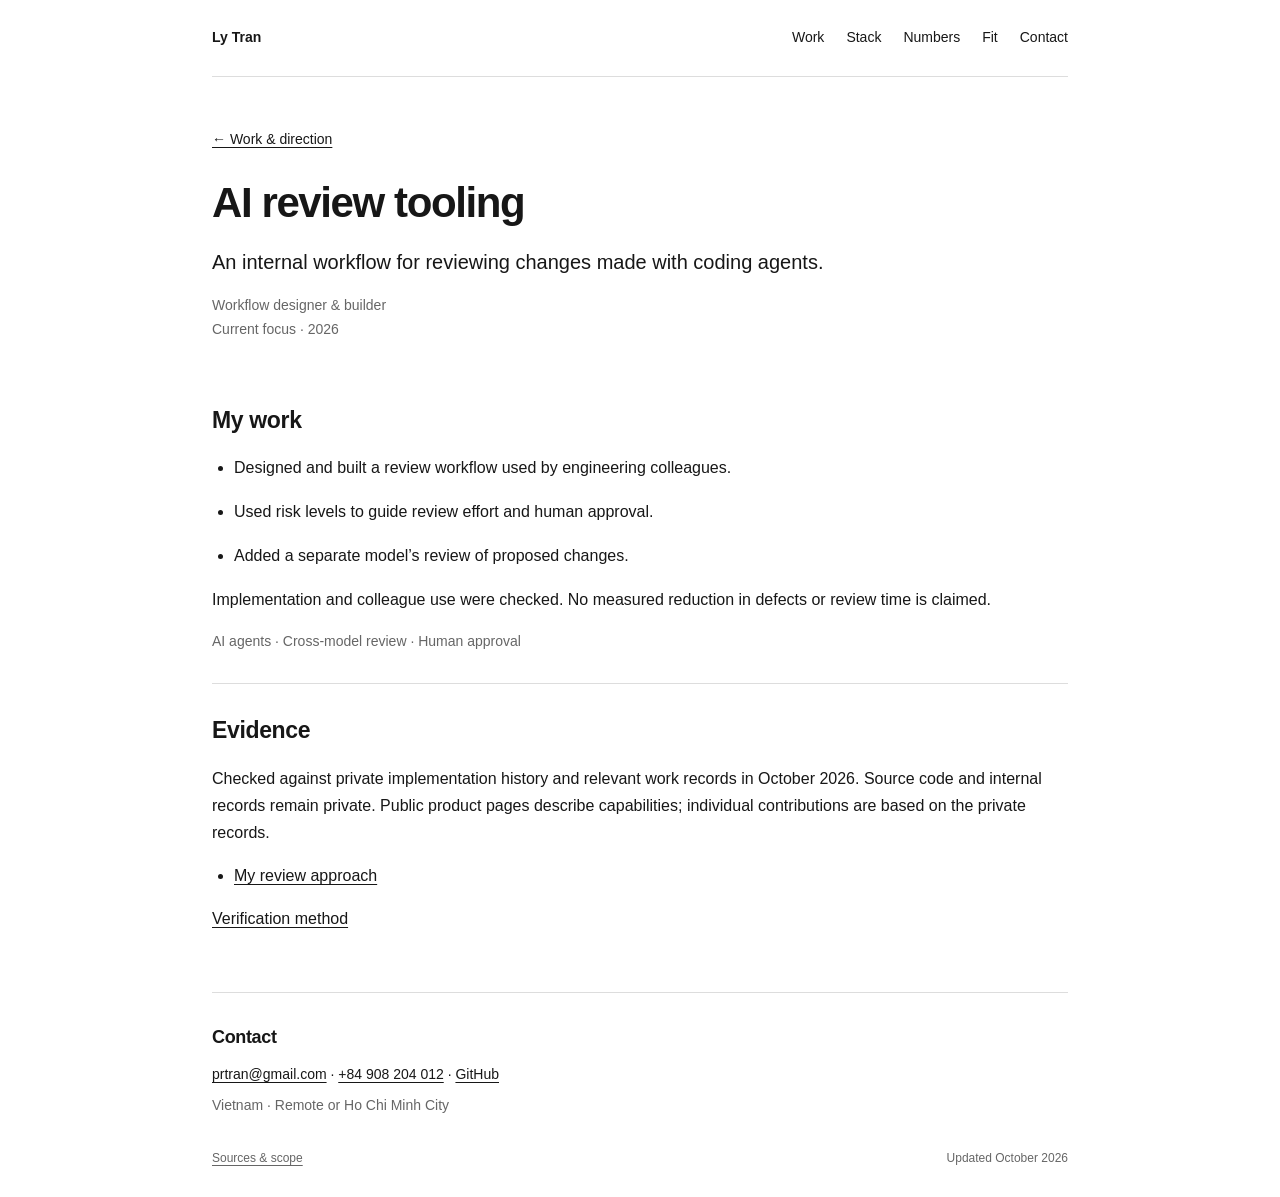
<file: work/ai-review.html>
<!doctype html>
<html lang="en" id="top"><head>
<meta charset="utf-8"><meta name="viewport" content="width=device-width, initial-scale=1">
<title>AI review tooling — Ly Tran</title><meta name="description" content="An internal workflow for reviewing changes made with coding agents.">
<link rel="canonical" href="https://lytc.github.io/work/ai-review.html">
<meta property="og:title" content="AI review tooling — Ly Tran"><meta property="og:description" content="An internal workflow for reviewing changes made with coding agents.">
<meta property="og:type" content="website"><meta property="og:url" content="https://lytc.github.io/work/ai-review.html">
<link rel="icon" href="/assets/favicon.svg" type="image/svg+xml"><link rel="stylesheet" href="/assets/site.css?v=78795f37e393">
</head><body><a class="skip-link" href="#main">Skip to content</a>
<header><a class="name" href="/">Ly Tran</a><nav aria-label="Main navigation"><a href="/#work">Work</a><a href="/#stack">Stack</a><a href="/activity.html">Numbers</a><a href="/working-together.html">Fit</a><a href="#contact">Contact</a></nav></header>
<main id="main"><div class="page-intro"><a href="/#work">← Work & direction</a><h1>AI review tooling</h1><p class="lead">An internal workflow for reviewing changes made with coding agents.</p><p class="muted">Workflow designer &amp; builder<br>Current focus · 2026</p></div><section><h2>My work</h2><ul class="work-points"><li>Designed and built a review workflow used by engineering colleagues.</li><li>Used risk levels to guide review effort and human approval.</li><li>Added a separate model’s review of proposed changes.</li></ul><p>Implementation and colleague use were checked. No measured reduction in defects or review time is claimed.</p><p class="muted">AI agents · Cross-model review · Human approval</p></section><section><h2>Evidence</h2><p>Checked against private implementation history and relevant work records in October 2026. Source code and internal records remain private. Public product pages describe capabilities; individual contributions are based on the private records.</p><ul><li><a href="/#approach">My review approach</a></li></ul><p><a href="/evidence.html#method">Verification method</a></p></section></main>
<footer id="contact"><h2>Contact</h2><p><a href="mailto:prtran@gmail.com">prtran@gmail.com</a> · <a href="tel:+84908204012">+84 908 204 012</a> · <a href="https://github.com/lytc">GitHub</a></p><p class="muted">Vietnam · Remote or Ho Chi Minh City</p><div class="footer-meta"><a href="/evidence.html">Sources & scope</a><span>Updated October 2026</span></div></footer>
</body></html>
</file>
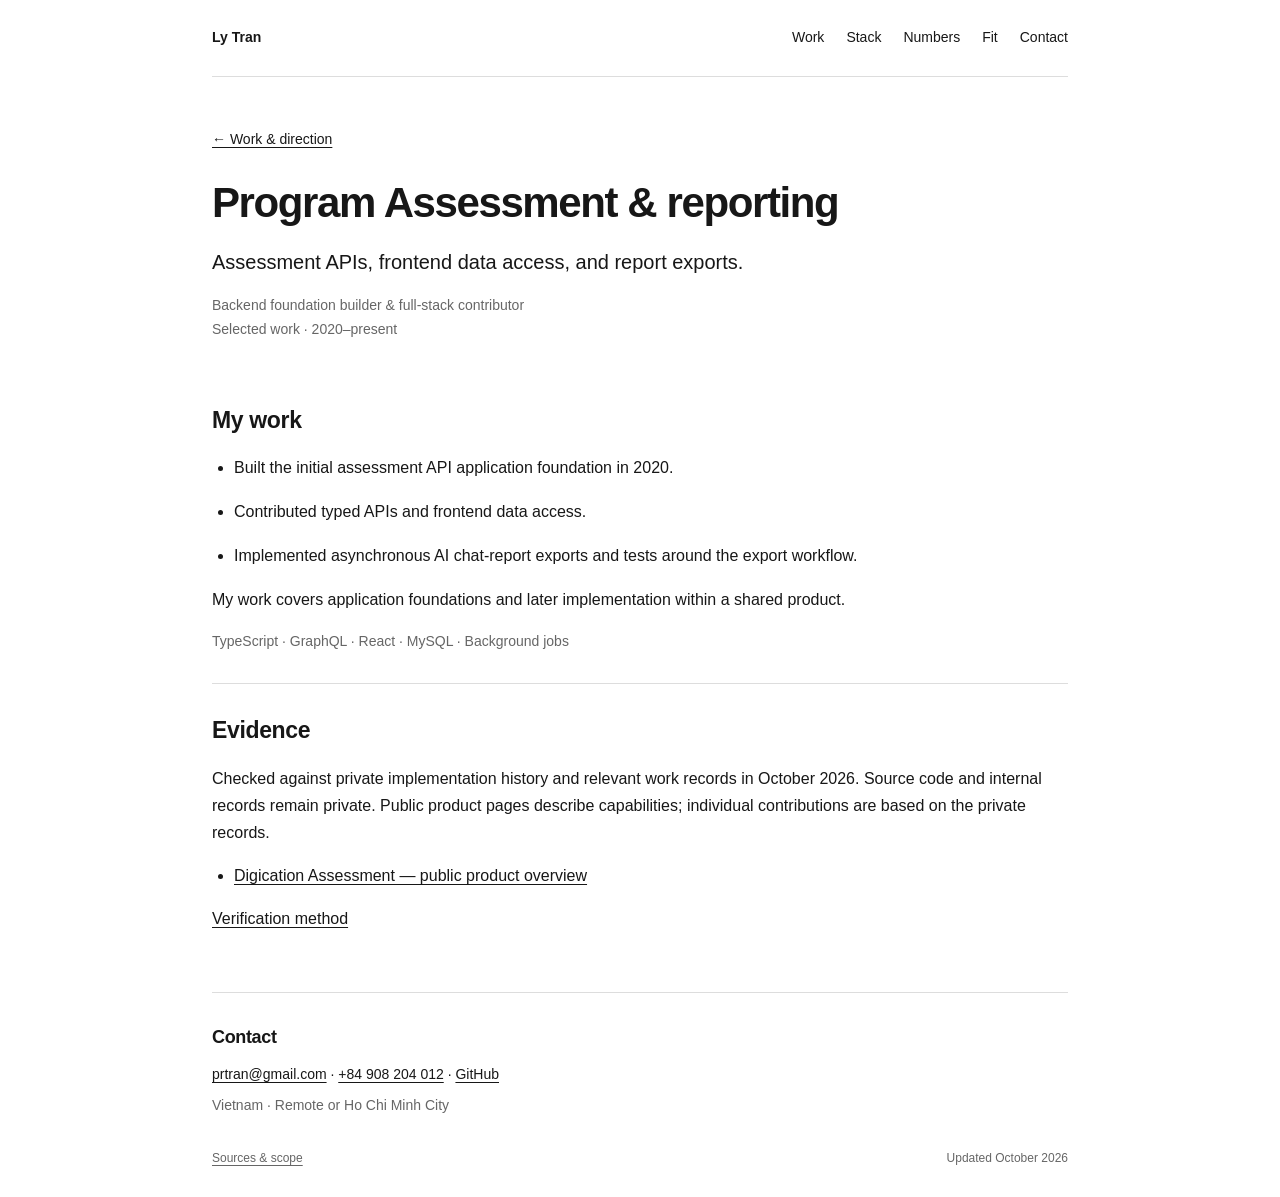
<file: work/assessment.html>
<!doctype html>
<html lang="en" id="top"><head>
<meta charset="utf-8"><meta name="viewport" content="width=device-width, initial-scale=1">
<title>Program Assessment &amp; reporting — Ly Tran</title><meta name="description" content="Assessment APIs, frontend data access, and report exports.">
<link rel="canonical" href="https://lytc.github.io/work/assessment.html">
<meta property="og:title" content="Program Assessment &amp; reporting — Ly Tran"><meta property="og:description" content="Assessment APIs, frontend data access, and report exports.">
<meta property="og:type" content="website"><meta property="og:url" content="https://lytc.github.io/work/assessment.html">
<link rel="icon" href="/assets/favicon.svg" type="image/svg+xml"><link rel="stylesheet" href="/assets/site.css?v=78795f37e393">
</head><body><a class="skip-link" href="#main">Skip to content</a>
<header><a class="name" href="/">Ly Tran</a><nav aria-label="Main navigation"><a href="/#work">Work</a><a href="/#stack">Stack</a><a href="/activity.html">Numbers</a><a href="/working-together.html">Fit</a><a href="#contact">Contact</a></nav></header>
<main id="main"><div class="page-intro"><a href="/#work">← Work & direction</a><h1>Program Assessment &amp; reporting</h1><p class="lead">Assessment APIs, frontend data access, and report exports.</p><p class="muted">Backend foundation builder &amp; full-stack contributor<br>Selected work · 2020–present</p></div><section><h2>My work</h2><ul class="work-points"><li>Built the initial assessment API application foundation in 2020.</li><li>Contributed typed APIs and frontend data access.</li><li>Implemented asynchronous AI chat-report exports and tests around the export workflow.</li></ul><p>My work covers application foundations and later implementation within a shared product.</p><p class="muted">TypeScript · GraphQL · React · MySQL · Background jobs</p></section><section><h2>Evidence</h2><p>Checked against private implementation history and relevant work records in October 2026. Source code and internal records remain private. Public product pages describe capabilities; individual contributions are based on the private records.</p><ul><li><a href="https://www.digication.com/learning-platform/assessment">Digication Assessment — public product overview</a></li></ul><p><a href="/evidence.html#method">Verification method</a></p></section></main>
<footer id="contact"><h2>Contact</h2><p><a href="mailto:prtran@gmail.com">prtran@gmail.com</a> · <a href="tel:+84908204012">+84 908 204 012</a> · <a href="https://github.com/lytc">GitHub</a></p><p class="muted">Vietnam · Remote or Ho Chi Minh City</p><div class="footer-meta"><a href="/evidence.html">Sources & scope</a><span>Updated October 2026</span></div></footer>
</body></html>
</file>
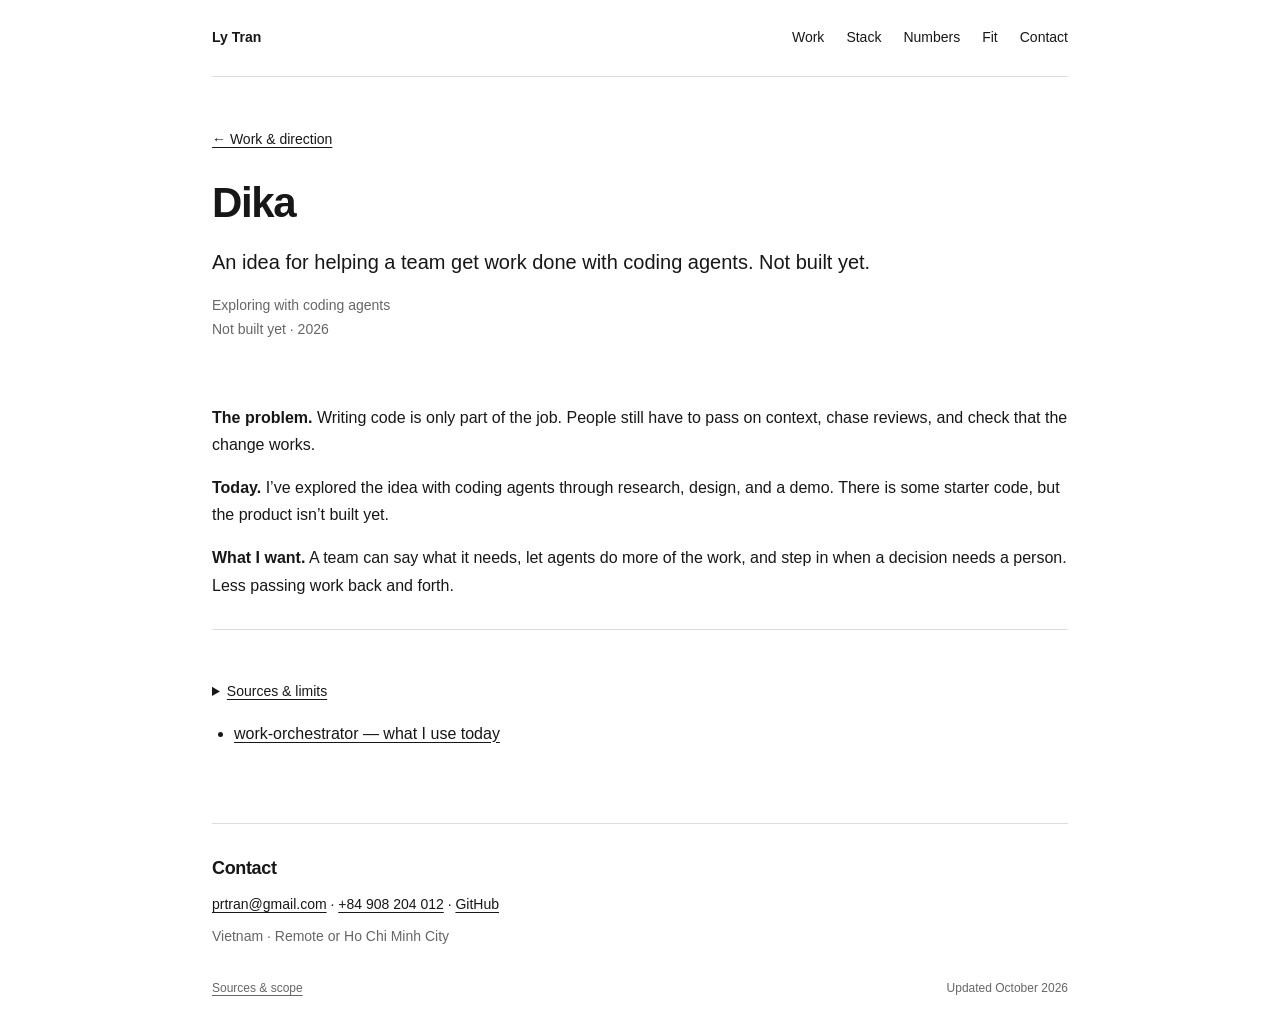
<file: work/dika.html>
<!doctype html>
<html lang="en" id="top"><head>
<meta charset="utf-8"><meta name="viewport" content="width=device-width, initial-scale=1">
<title>Dika — Ly Tran</title><meta name="description" content="An idea for helping a team get work done with coding agents. Not built yet.">
<link rel="canonical" href="https://lytc.github.io/work/dika.html">
<meta property="og:title" content="Dika — Ly Tran"><meta property="og:description" content="An idea for helping a team get work done with coding agents. Not built yet.">
<meta property="og:type" content="website"><meta property="og:url" content="https://lytc.github.io/work/dika.html">
<link rel="icon" href="/assets/favicon.svg" type="image/svg+xml"><link rel="stylesheet" href="/assets/site.css?v=78795f37e393">
</head><body><a class="skip-link" href="#main">Skip to content</a>
<header><a class="name" href="/">Ly Tran</a><nav aria-label="Main navigation"><a href="/#work">Work</a><a href="/#stack">Stack</a><a href="/activity.html">Numbers</a><a href="/working-together.html">Fit</a><a href="#contact">Contact</a></nav></header>
<main id="main"><div class="page-intro"><a href="/#work">← Work & direction</a><h1>Dika</h1><p class="lead">An idea for helping a team get work done with coding agents. Not built yet.</p><p class="muted">Exploring with coding agents<br>Not built yet · 2026</p></div><section><p><strong>The problem.</strong> Writing code is only part of the job. People still have to pass on context, chase reviews, and check that the change works.</p><p><strong>Today.</strong> I’ve explored the idea with coding agents through research, design, and a demo. There is some starter code, but the product isn’t built yet.</p><p><strong>What I want.</strong> A team can say what it needs, let agents do more of the work, and step in when a decision needs a person. Less passing work back and forth.</p></section><section><details><summary>Sources & limits</summary><p>Checked against the private design, demo, and application records. Dika is a direction I want to pursue, not a tool a team is using yet.</p><p><a href="/evidence.html#method">Verification method</a></p></details><ul><li><a href="/work/work-orchestrator.html">work-orchestrator — what I use today</a></li></ul></section></main>
<footer id="contact"><h2>Contact</h2><p><a href="mailto:prtran@gmail.com">prtran@gmail.com</a> · <a href="tel:+84908204012">+84 908 204 012</a> · <a href="https://github.com/lytc">GitHub</a></p><p class="muted">Vietnam · Remote or Ho Chi Minh City</p><div class="footer-meta"><a href="/evidence.html">Sources & scope</a><span>Updated October 2026</span></div></footer>
</body></html>
</file>
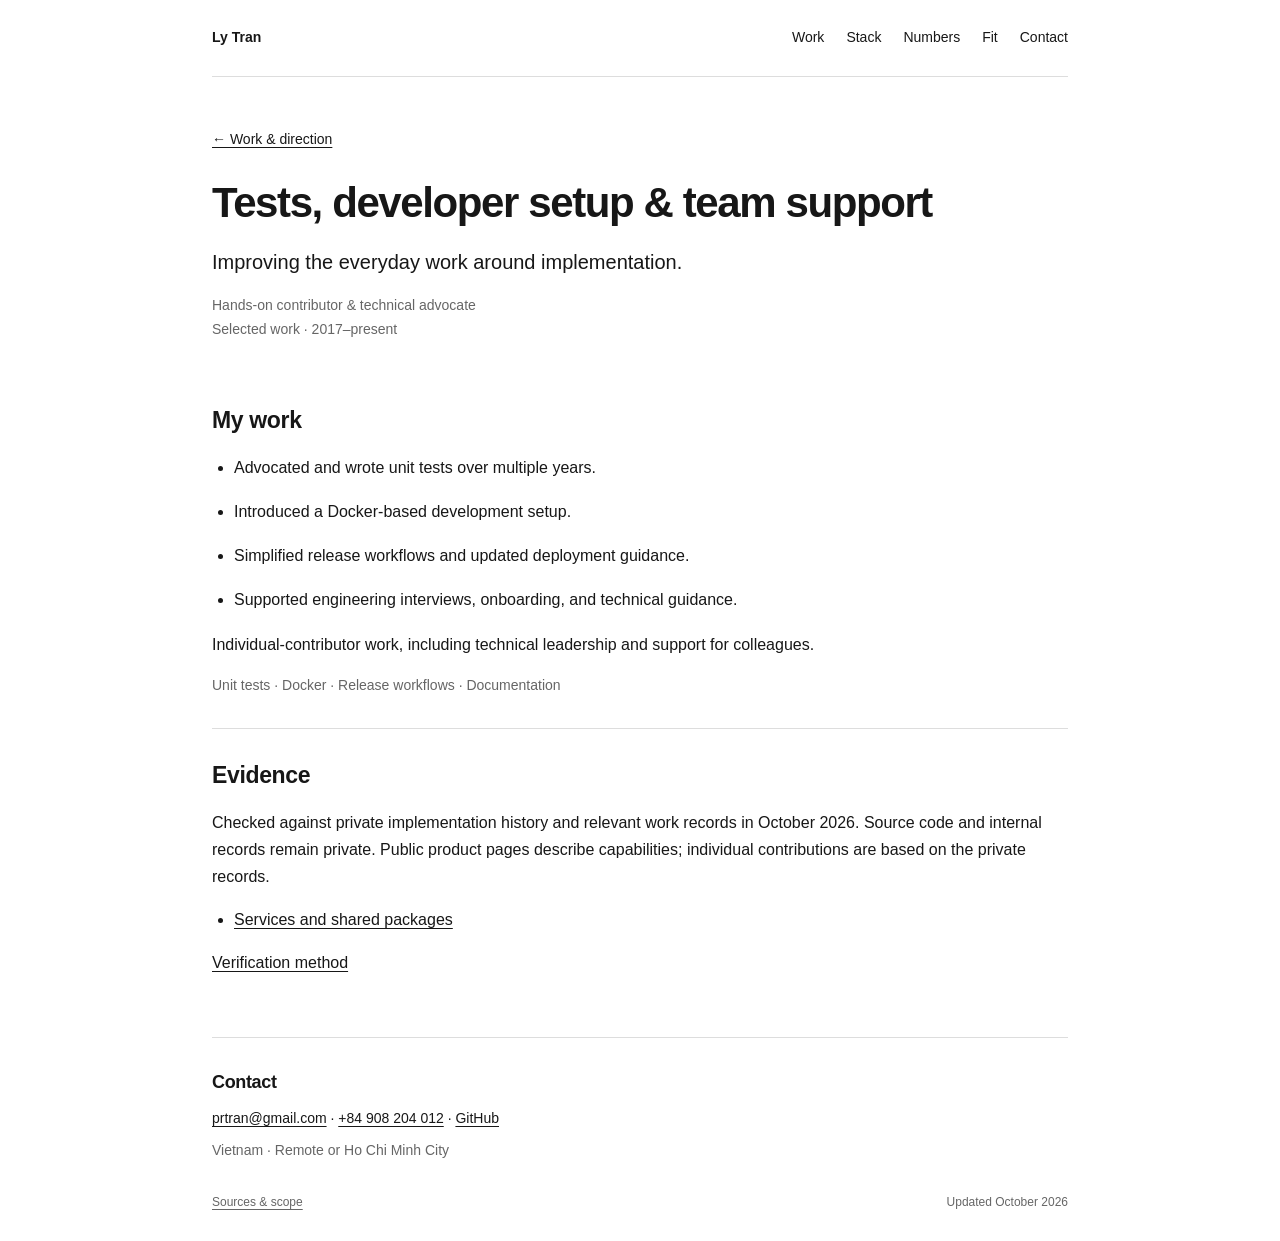
<file: work/engineering-practice.html>
<!doctype html>
<html lang="en" id="top"><head>
<meta charset="utf-8"><meta name="viewport" content="width=device-width, initial-scale=1">
<title>Tests, developer setup &amp; team support — Ly Tran</title><meta name="description" content="Improving the everyday work around implementation.">
<link rel="canonical" href="https://lytc.github.io/work/engineering-practice.html">
<meta property="og:title" content="Tests, developer setup &amp; team support — Ly Tran"><meta property="og:description" content="Improving the everyday work around implementation.">
<meta property="og:type" content="website"><meta property="og:url" content="https://lytc.github.io/work/engineering-practice.html">
<link rel="icon" href="/assets/favicon.svg" type="image/svg+xml"><link rel="stylesheet" href="/assets/site.css?v=78795f37e393">
</head><body><a class="skip-link" href="#main">Skip to content</a>
<header><a class="name" href="/">Ly Tran</a><nav aria-label="Main navigation"><a href="/#work">Work</a><a href="/#stack">Stack</a><a href="/activity.html">Numbers</a><a href="/working-together.html">Fit</a><a href="#contact">Contact</a></nav></header>
<main id="main"><div class="page-intro"><a href="/#work">← Work & direction</a><h1>Tests, developer setup &amp; team support</h1><p class="lead">Improving the everyday work around implementation.</p><p class="muted">Hands-on contributor &amp; technical advocate<br>Selected work · 2017–present</p></div><section><h2>My work</h2><ul class="work-points"><li>Advocated and wrote unit tests over multiple years.</li><li>Introduced a Docker-based development setup.</li><li>Simplified release workflows and updated deployment guidance.</li><li>Supported engineering interviews, onboarding, and technical guidance.</li></ul><p>Individual-contributor work, including technical leadership and support for colleagues.</p><p class="muted">Unit tests · Docker · Release workflows · Documentation</p></section><section><h2>Evidence</h2><p>Checked against private implementation history and relevant work records in October 2026. Source code and internal records remain private. Public product pages describe capabilities; individual contributions are based on the private records.</p><ul><li><a href="/work/services-packages.html">Services and shared packages</a></li></ul><p><a href="/evidence.html#method">Verification method</a></p></section></main>
<footer id="contact"><h2>Contact</h2><p><a href="mailto:prtran@gmail.com">prtran@gmail.com</a> · <a href="tel:+84908204012">+84 908 204 012</a> · <a href="https://github.com/lytc">GitHub</a></p><p class="muted">Vietnam · Remote or Ho Chi Minh City</p><div class="footer-meta"><a href="/evidence.html">Sources & scope</a><span>Updated October 2026</span></div></footer>
</body></html>
</file>
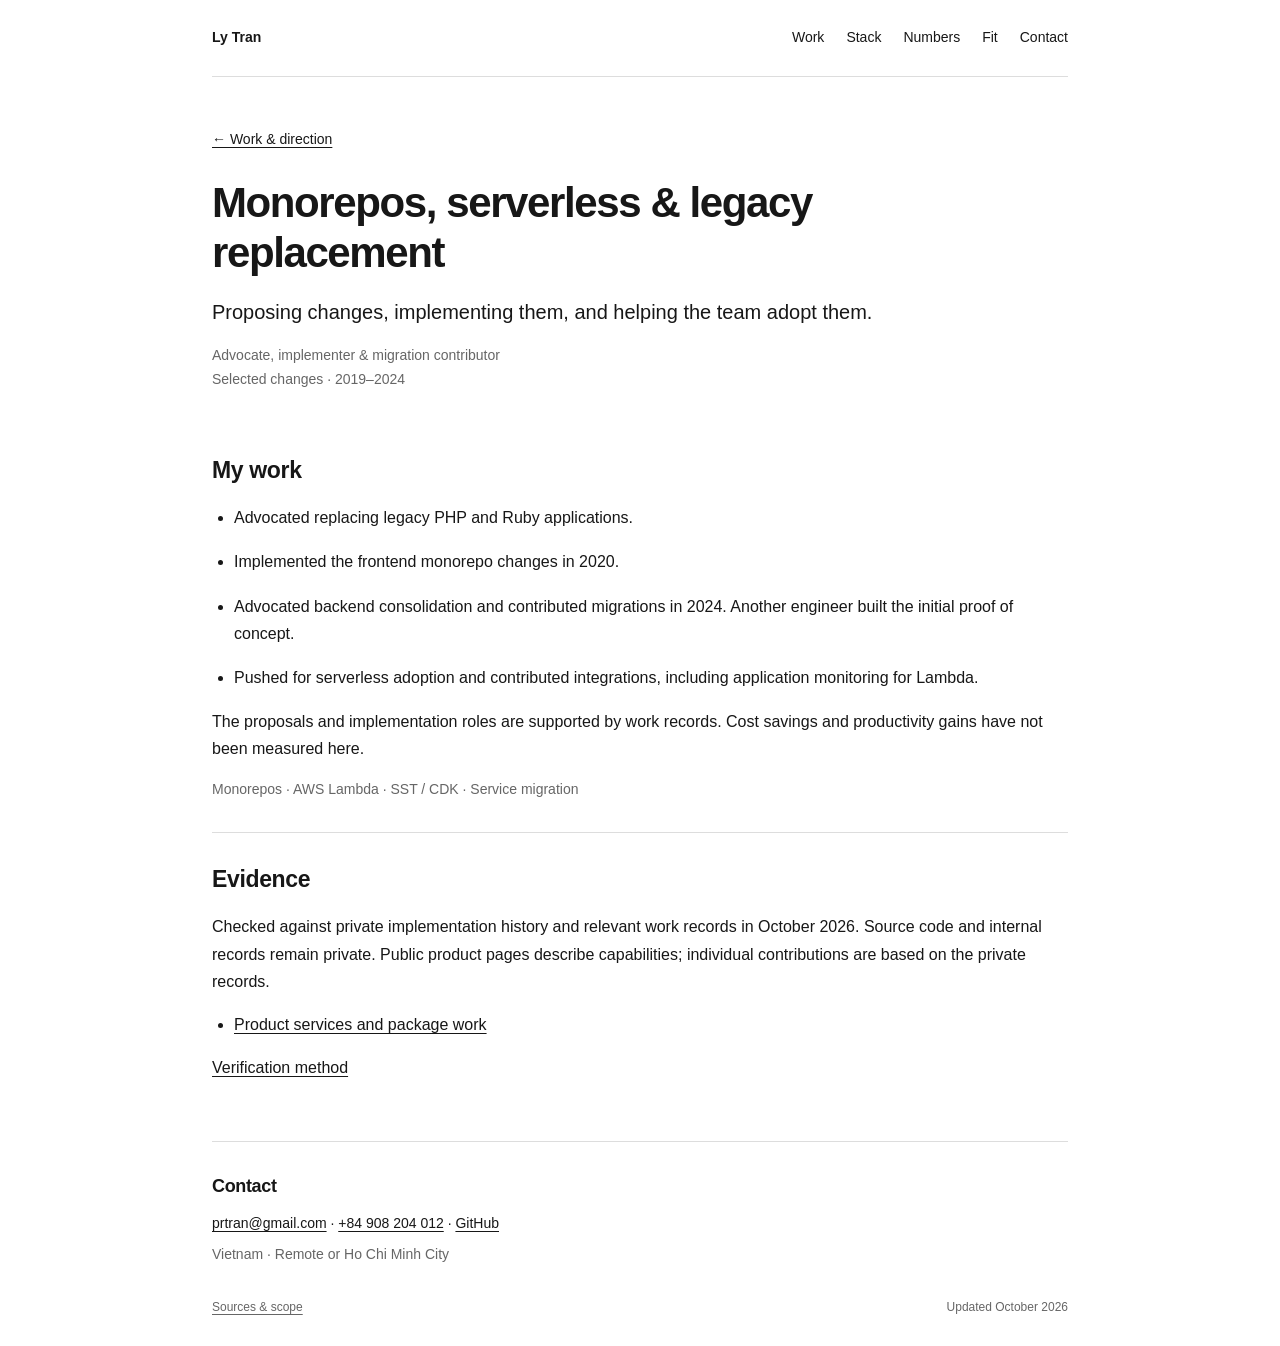
<file: work/modernization.html>
<!doctype html>
<html lang="en" id="top"><head>
<meta charset="utf-8"><meta name="viewport" content="width=device-width, initial-scale=1">
<title>Monorepos, serverless &amp; legacy replacement — Ly Tran</title><meta name="description" content="Proposing changes, implementing them, and helping the team adopt them.">
<link rel="canonical" href="https://lytc.github.io/work/modernization.html">
<meta property="og:title" content="Monorepos, serverless &amp; legacy replacement — Ly Tran"><meta property="og:description" content="Proposing changes, implementing them, and helping the team adopt them.">
<meta property="og:type" content="website"><meta property="og:url" content="https://lytc.github.io/work/modernization.html">
<link rel="icon" href="/assets/favicon.svg" type="image/svg+xml"><link rel="stylesheet" href="/assets/site.css?v=78795f37e393">
</head><body><a class="skip-link" href="#main">Skip to content</a>
<header><a class="name" href="/">Ly Tran</a><nav aria-label="Main navigation"><a href="/#work">Work</a><a href="/#stack">Stack</a><a href="/activity.html">Numbers</a><a href="/working-together.html">Fit</a><a href="#contact">Contact</a></nav></header>
<main id="main"><div class="page-intro"><a href="/#work">← Work & direction</a><h1>Monorepos, serverless &amp; legacy replacement</h1><p class="lead">Proposing changes, implementing them, and helping the team adopt them.</p><p class="muted">Advocate, implementer &amp; migration contributor<br>Selected changes · 2019–2024</p></div><section><h2>My work</h2><ul class="work-points"><li>Advocated replacing legacy PHP and Ruby applications.</li><li>Implemented the frontend monorepo changes in 2020.</li><li>Advocated backend consolidation and contributed migrations in 2024. Another engineer built the initial proof of concept.</li><li>Pushed for serverless adoption and contributed integrations, including application monitoring for Lambda.</li></ul><p>The proposals and implementation roles are supported by work records. Cost savings and productivity gains have not been measured here.</p><p class="muted">Monorepos · AWS Lambda · SST / CDK · Service migration</p></section><section><h2>Evidence</h2><p>Checked against private implementation history and relevant work records in October 2026. Source code and internal records remain private. Public product pages describe capabilities; individual contributions are based on the private records.</p><ul><li><a href="/work/services-packages.html">Product services and package work</a></li></ul><p><a href="/evidence.html#method">Verification method</a></p></section></main>
<footer id="contact"><h2>Contact</h2><p><a href="mailto:prtran@gmail.com">prtran@gmail.com</a> · <a href="tel:+84908204012">+84 908 204 012</a> · <a href="https://github.com/lytc">GitHub</a></p><p class="muted">Vietnam · Remote or Ho Chi Minh City</p><div class="footer-meta"><a href="/evidence.html">Sources & scope</a><span>Updated October 2026</span></div></footer>
</body></html>
</file>
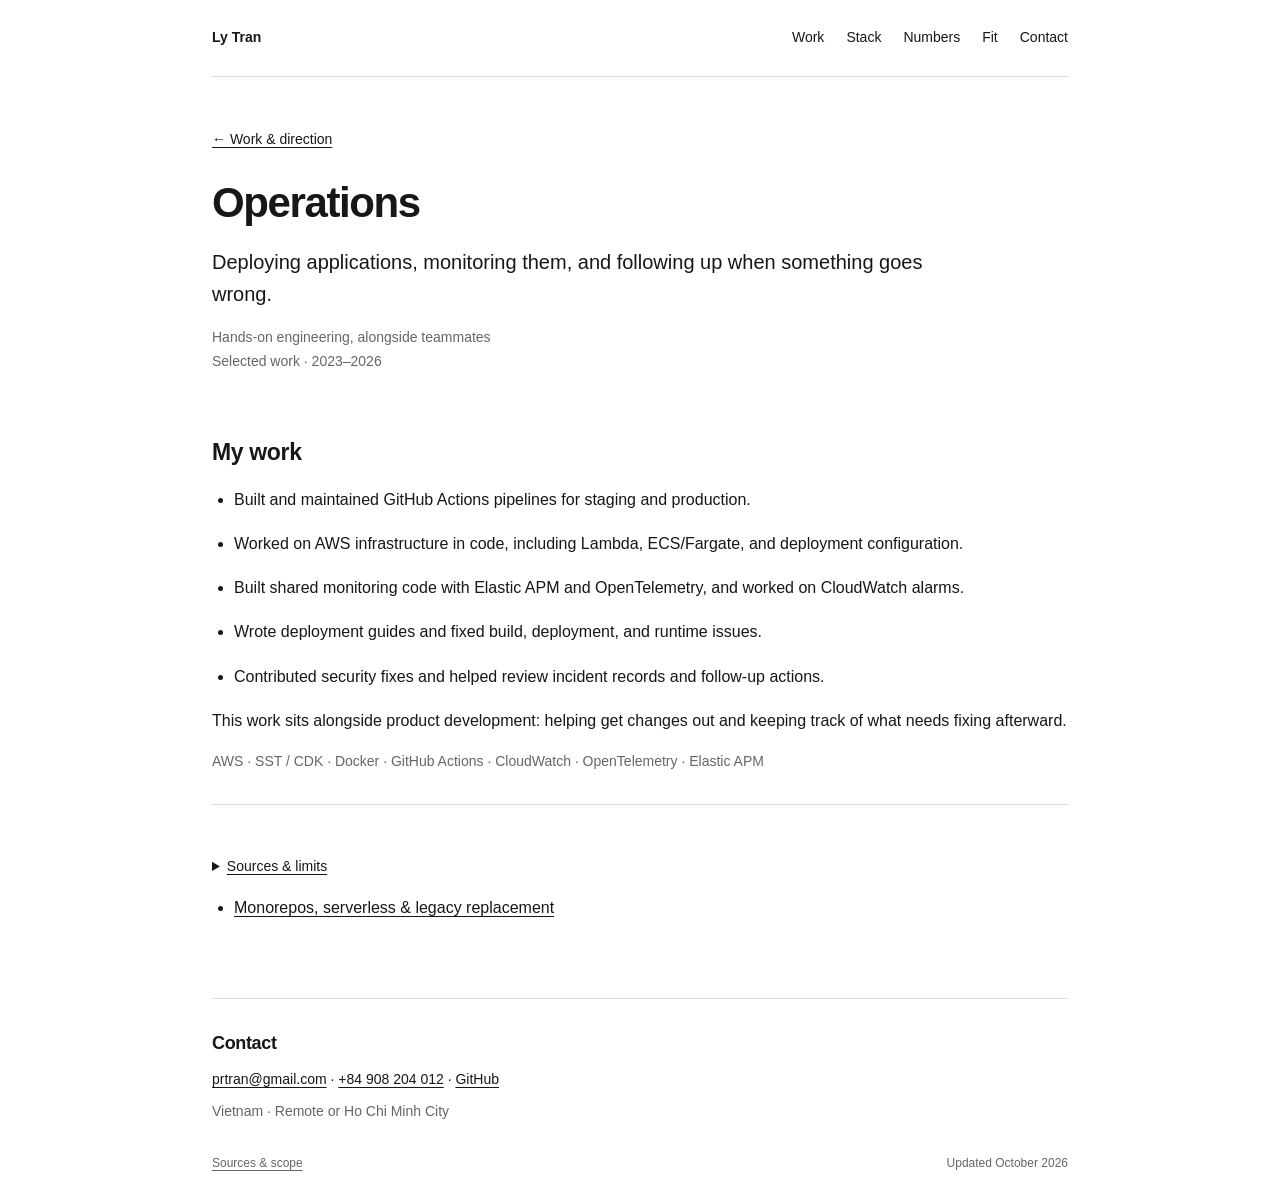
<file: work/operations.html>
<!doctype html>
<html lang="en" id="top"><head>
<meta charset="utf-8"><meta name="viewport" content="width=device-width, initial-scale=1">
<title>Operations — Ly Tran</title><meta name="description" content="Deploying applications, monitoring them, and following up when something goes wrong.">
<link rel="canonical" href="https://lytc.github.io/work/operations.html">
<meta property="og:title" content="Operations — Ly Tran"><meta property="og:description" content="Deploying applications, monitoring them, and following up when something goes wrong.">
<meta property="og:type" content="website"><meta property="og:url" content="https://lytc.github.io/work/operations.html">
<link rel="icon" href="/assets/favicon.svg" type="image/svg+xml"><link rel="stylesheet" href="/assets/site.css?v=78795f37e393">
</head><body><a class="skip-link" href="#main">Skip to content</a>
<header><a class="name" href="/">Ly Tran</a><nav aria-label="Main navigation"><a href="/#work">Work</a><a href="/#stack">Stack</a><a href="/activity.html">Numbers</a><a href="/working-together.html">Fit</a><a href="#contact">Contact</a></nav></header>
<main id="main"><div class="page-intro"><a href="/#work">← Work & direction</a><h1>Operations</h1><p class="lead">Deploying applications, monitoring them, and following up when something goes wrong.</p><p class="muted">Hands-on engineering, alongside teammates<br>Selected work · 2023–2026</p></div><section><h2>My work</h2><ul class="work-points"><li>Built and maintained GitHub Actions pipelines for staging and production.</li><li>Worked on AWS infrastructure in code, including Lambda, ECS/Fargate, and deployment configuration.</li><li>Built shared monitoring code with Elastic APM and OpenTelemetry, and worked on CloudWatch alarms.</li><li>Wrote deployment guides and fixed build, deployment, and runtime issues.</li><li>Contributed security fixes and helped review incident records and follow-up actions.</li></ul><p>This work sits alongside product development: helping get changes out and keeping track of what needs fixing afterward.</p><p class="muted">AWS · SST / CDK · Docker · GitHub Actions · CloudWatch · OpenTelemetry · Elastic APM</p></section><section><details><summary>Sources & limits</summary><p>Checked against authored code changes, deployment guides, and local work records from 2023–2026. These show hands-on contributions, not sole ownership or measured uptime and cost savings. Internal details remain private.</p><p><a href="/evidence.html#method">Verification method</a></p></details><ul><li><a href="/work/modernization.html">Monorepos, serverless &amp; legacy replacement</a></li></ul></section></main>
<footer id="contact"><h2>Contact</h2><p><a href="mailto:prtran@gmail.com">prtran@gmail.com</a> · <a href="tel:+84908204012">+84 908 204 012</a> · <a href="https://github.com/lytc">GitHub</a></p><p class="muted">Vietnam · Remote or Ho Chi Minh City</p><div class="footer-meta"><a href="/evidence.html">Sources & scope</a><span>Updated October 2026</span></div></footer>
</body></html>
</file>
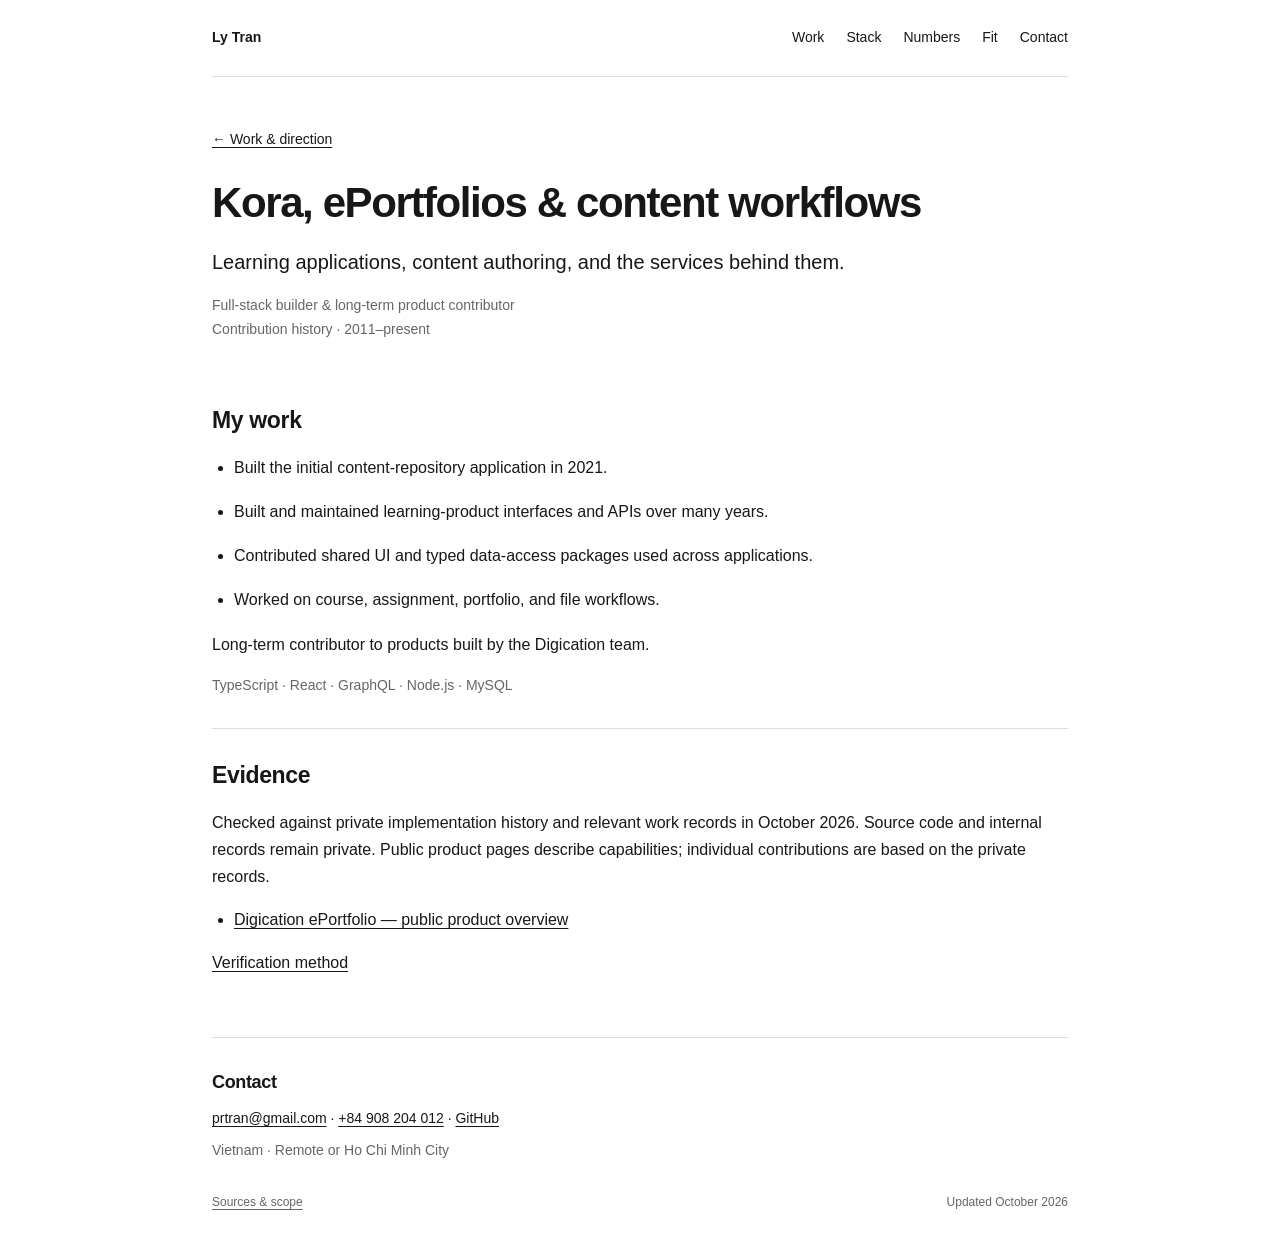
<file: work/product-engineering.html>
<!doctype html>
<html lang="en" id="top"><head>
<meta charset="utf-8"><meta name="viewport" content="width=device-width, initial-scale=1">
<title>Kora, ePortfolios &amp; content workflows — Ly Tran</title><meta name="description" content="Learning applications, content authoring, and the services behind them.">
<link rel="canonical" href="https://lytc.github.io/work/product-engineering.html">
<meta property="og:title" content="Kora, ePortfolios &amp; content workflows — Ly Tran"><meta property="og:description" content="Learning applications, content authoring, and the services behind them.">
<meta property="og:type" content="website"><meta property="og:url" content="https://lytc.github.io/work/product-engineering.html">
<link rel="icon" href="/assets/favicon.svg" type="image/svg+xml"><link rel="stylesheet" href="/assets/site.css?v=78795f37e393">
</head><body><a class="skip-link" href="#main">Skip to content</a>
<header><a class="name" href="/">Ly Tran</a><nav aria-label="Main navigation"><a href="/#work">Work</a><a href="/#stack">Stack</a><a href="/activity.html">Numbers</a><a href="/working-together.html">Fit</a><a href="#contact">Contact</a></nav></header>
<main id="main"><div class="page-intro"><a href="/#work">← Work & direction</a><h1>Kora, ePortfolios &amp; content workflows</h1><p class="lead">Learning applications, content authoring, and the services behind them.</p><p class="muted">Full-stack builder &amp; long-term product contributor<br>Contribution history · 2011–present</p></div><section><h2>My work</h2><ul class="work-points"><li>Built the initial content-repository application in 2021.</li><li>Built and maintained learning-product interfaces and APIs over many years.</li><li>Contributed shared UI and typed data-access packages used across applications.</li><li>Worked on course, assignment, portfolio, and file workflows.</li></ul><p>Long-term contributor to products built by the Digication team.</p><p class="muted">TypeScript · React · GraphQL · Node.js · MySQL</p></section><section><h2>Evidence</h2><p>Checked against private implementation history and relevant work records in October 2026. Source code and internal records remain private. Public product pages describe capabilities; individual contributions are based on the private records.</p><ul><li><a href="https://www.digication.com/learning-platform/eportfolio">Digication ePortfolio — public product overview</a></li></ul><p><a href="/evidence.html#method">Verification method</a></p></section></main>
<footer id="contact"><h2>Contact</h2><p><a href="mailto:prtran@gmail.com">prtran@gmail.com</a> · <a href="tel:+84908204012">+84 908 204 012</a> · <a href="https://github.com/lytc">GitHub</a></p><p class="muted">Vietnam · Remote or Ho Chi Minh City</p><div class="footer-meta"><a href="/evidence.html">Sources & scope</a><span>Updated October 2026</span></div></footer>
</body></html>
</file>
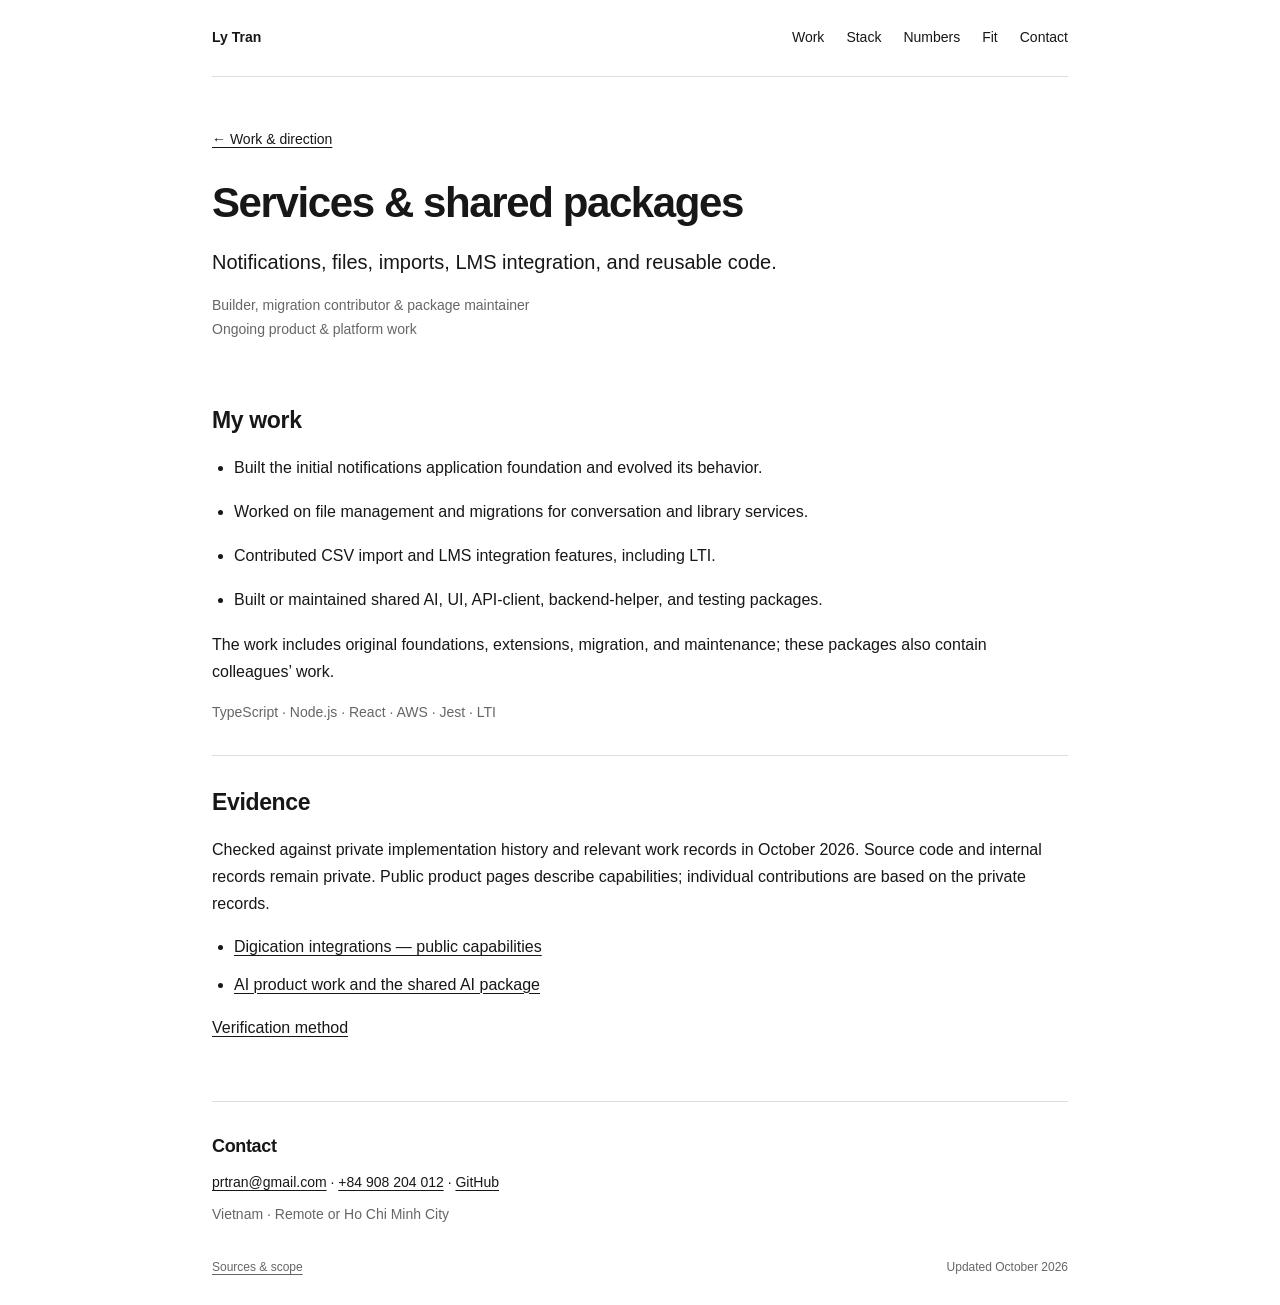
<file: work/services-packages.html>
<!doctype html>
<html lang="en" id="top"><head>
<meta charset="utf-8"><meta name="viewport" content="width=device-width, initial-scale=1">
<title>Services &amp; shared packages — Ly Tran</title><meta name="description" content="Notifications, files, imports, LMS integration, and reusable code.">
<link rel="canonical" href="https://lytc.github.io/work/services-packages.html">
<meta property="og:title" content="Services &amp; shared packages — Ly Tran"><meta property="og:description" content="Notifications, files, imports, LMS integration, and reusable code.">
<meta property="og:type" content="website"><meta property="og:url" content="https://lytc.github.io/work/services-packages.html">
<link rel="icon" href="/assets/favicon.svg" type="image/svg+xml"><link rel="stylesheet" href="/assets/site.css?v=78795f37e393">
</head><body><a class="skip-link" href="#main">Skip to content</a>
<header><a class="name" href="/">Ly Tran</a><nav aria-label="Main navigation"><a href="/#work">Work</a><a href="/#stack">Stack</a><a href="/activity.html">Numbers</a><a href="/working-together.html">Fit</a><a href="#contact">Contact</a></nav></header>
<main id="main"><div class="page-intro"><a href="/#work">← Work & direction</a><h1>Services &amp; shared packages</h1><p class="lead">Notifications, files, imports, LMS integration, and reusable code.</p><p class="muted">Builder, migration contributor &amp; package maintainer<br>Ongoing product &amp; platform work</p></div><section><h2>My work</h2><ul class="work-points"><li>Built the initial notifications application foundation and evolved its behavior.</li><li>Worked on file management and migrations for conversation and library services.</li><li>Contributed CSV import and LMS integration features, including LTI.</li><li>Built or maintained shared AI, UI, API-client, backend-helper, and testing packages.</li></ul><p>The work includes original foundations, extensions, migration, and maintenance; these packages also contain colleagues’ work.</p><p class="muted">TypeScript · Node.js · React · AWS · Jest · LTI</p></section><section><h2>Evidence</h2><p>Checked against private implementation history and relevant work records in October 2026. Source code and internal records remain private. Public product pages describe capabilities; individual contributions are based on the private records.</p><ul><li><a href="https://www.digication.com/community/integrations">Digication integrations — public capabilities</a></li><li><a href="/work/ai-products.html">AI product work and the shared AI package</a></li></ul><p><a href="/evidence.html#method">Verification method</a></p></section></main>
<footer id="contact"><h2>Contact</h2><p><a href="mailto:prtran@gmail.com">prtran@gmail.com</a> · <a href="tel:+84908204012">+84 908 204 012</a> · <a href="https://github.com/lytc">GitHub</a></p><p class="muted">Vietnam · Remote or Ho Chi Minh City</p><div class="footer-meta"><a href="/evidence.html">Sources & scope</a><span>Updated October 2026</span></div></footer>
</body></html>
</file>
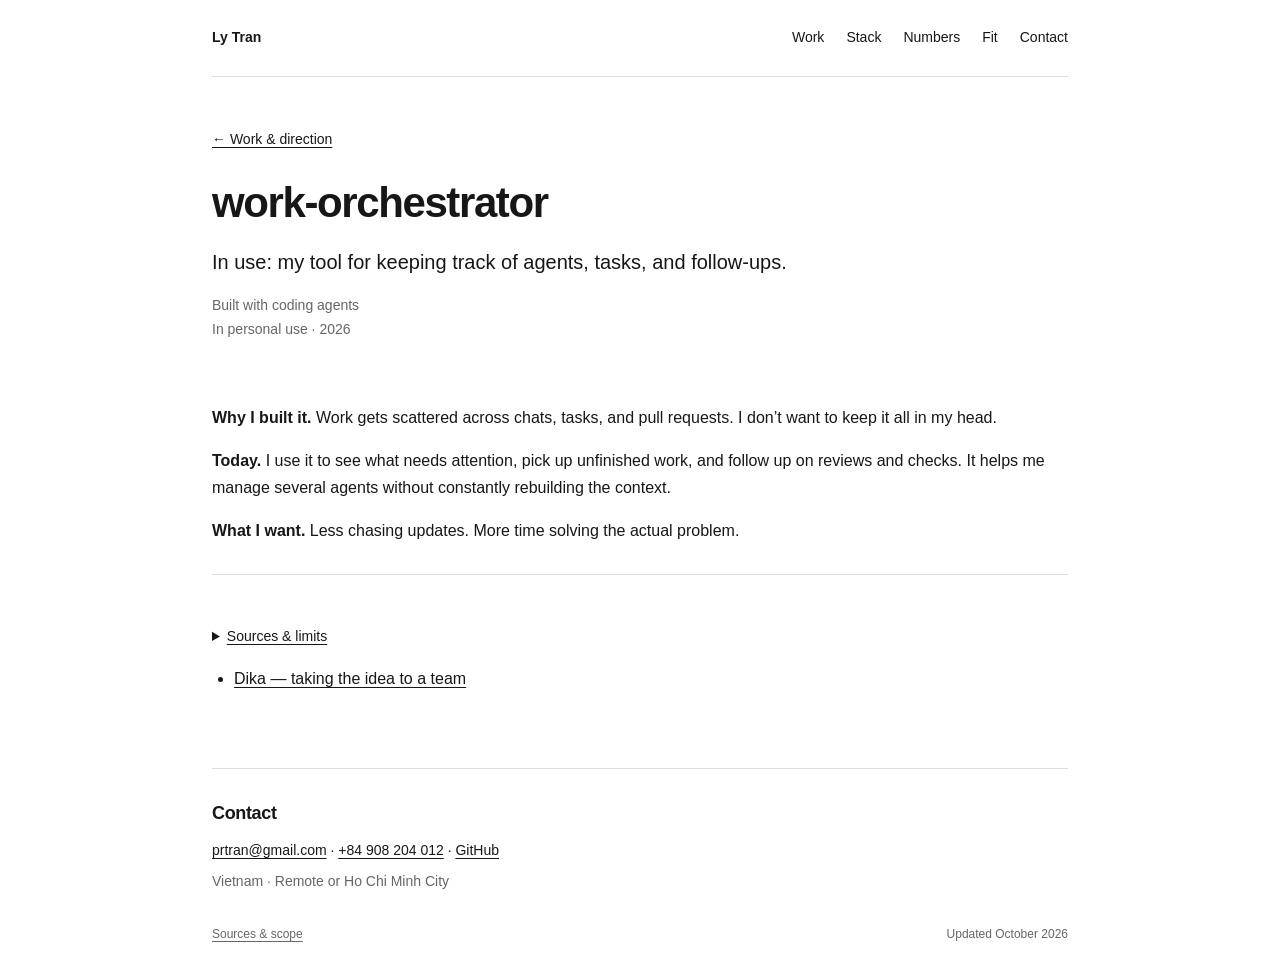
<file: work/work-orchestrator.html>
<!doctype html>
<html lang="en" id="top"><head>
<meta charset="utf-8"><meta name="viewport" content="width=device-width, initial-scale=1">
<title>work-orchestrator — Ly Tran</title><meta name="description" content="In use: my tool for keeping track of agents, tasks, and follow-ups.">
<link rel="canonical" href="https://lytc.github.io/work/work-orchestrator.html">
<meta property="og:title" content="work-orchestrator — Ly Tran"><meta property="og:description" content="In use: my tool for keeping track of agents, tasks, and follow-ups.">
<meta property="og:type" content="website"><meta property="og:url" content="https://lytc.github.io/work/work-orchestrator.html">
<link rel="icon" href="/assets/favicon.svg" type="image/svg+xml"><link rel="stylesheet" href="/assets/site.css?v=78795f37e393">
</head><body><a class="skip-link" href="#main">Skip to content</a>
<header><a class="name" href="/">Ly Tran</a><nav aria-label="Main navigation"><a href="/#work">Work</a><a href="/#stack">Stack</a><a href="/activity.html">Numbers</a><a href="/working-together.html">Fit</a><a href="#contact">Contact</a></nav></header>
<main id="main"><div class="page-intro"><a href="/#work">← Work & direction</a><h1>work-orchestrator</h1><p class="lead">In use: my tool for keeping track of agents, tasks, and follow-ups.</p><p class="muted">Built with coding agents<br>In personal use · 2026</p></div><section><p><strong>Why I built it.</strong> Work gets scattered across chats, tasks, and pull requests. I don’t want to keep it all in my head.</p><p><strong>Today.</strong> I use it to see what needs attention, pick up unfinished work, and follow up on reviews and checks. It helps me manage several agents without constantly rebuilding the context.</p><p><strong>What I want.</strong> Less chasing updates. More time solving the actual problem.</p></section><section><details><summary>Sources & limits</summary><p>Checked against private code and work records. The benefits describe my own experience; time savings have not been measured.</p><p><a href="/evidence.html#method">Verification method</a></p></details><ul><li><a href="/work/dika.html">Dika — taking the idea to a team</a></li></ul></section></main>
<footer id="contact"><h2>Contact</h2><p><a href="mailto:prtran@gmail.com">prtran@gmail.com</a> · <a href="tel:+84908204012">+84 908 204 012</a> · <a href="https://github.com/lytc">GitHub</a></p><p class="muted">Vietnam · Remote or Ho Chi Minh City</p><div class="footer-meta"><a href="/evidence.html">Sources & scope</a><span>Updated October 2026</span></div></footer>
</body></html>
</file>
<file: assets/site.css>
:root{color-scheme:light;--ink:#171717;--muted:#666;--line:#ddd}
*{box-sizing:border-box}html{scroll-padding-top:24px}body{max-width:920px;margin:0 auto;padding:0 32px;color:var(--ink);background:#fff;font:16px/1.7 -apple-system,BlinkMacSystemFont,"Segoe UI",Helvetica,Arial,sans-serif}a{color:inherit;text-decoration:underline;text-underline-offset:3px;text-decoration-thickness:1px}a:hover{color:#666}a:focus-visible,summary:focus-visible{outline:2px solid #111;outline-offset:5px}h1,h2,h3,p{margin:0}h1{font-size:42px;line-height:1.2;letter-spacing:-1.4px;font-weight:650;margin:0 0 18px}h2{font-size:23px;line-height:1.4;font-weight:600;margin-bottom:18px;letter-spacing:-.35px}h3{font-size:17px;font-weight:600;line-height:1.6;margin-bottom:8px}p+p,p+ul,ul+p,p+details,details+p{margin-top:16px}header{display:flex;align-items:center;justify-content:space-between;gap:24px;padding:26px 0;border-bottom:1px solid var(--line)}header a{text-decoration:none;font-size:14px}.name{font-weight:600;white-space:nowrap}nav{display:flex;gap:22px;flex-wrap:wrap}main{padding-bottom:12px}.intro,.page-intro{padding:48px 0 32px;max-width:790px}.intro>p,.page-intro>p{max-width:750px}.page-intro>a:first-child{display:inline-block;margin-bottom:26px;font-size:14px}.lead{font-size:20px;line-height:1.6}.intro>p:last-child{font-size:14px}.muted,.note{color:var(--muted)}.note{font-size:13px;margin-top:18px}.muted{font-size:14px}main>section{padding:30px 0;border-bottom:1px solid var(--line)}main>.intro{padding:48px 0 32px}main>section:last-child{border-bottom:0}.work-list{margin-top:22px}.work-row{display:grid;grid-template-columns:minmax(190px,1fr) minmax(0,1.45fr);gap:28px;padding:16px 0;border-bottom:1px solid #eee}.work-row:last-child{border-bottom:0}.work-row h3{font-size:16px;font-weight:500;margin:0}.work-row p{font-size:14px;color:var(--muted);line-height:1.7}.stack-list{display:grid;grid-template-columns:130px 1fr;gap:10px 20px;margin:0 0 28px}.stack-list dt{color:var(--muted);font-size:14px}.stack-list dd{margin:0;font-size:15px}.stack-list strong{font-weight:600}#approach{padding-top:10px}#approach p{font-size:15px}.table-wrap{overflow-x:auto;margin:18px 0}table{border-collapse:collapse;text-align:left;width:100%;font-size:14px}th,td{padding:12px 14px 12px 0;border-bottom:1px solid #eee;vertical-align:top}th{font-weight:500}thead th{font-size:12px;color:var(--muted);border-bottom:1px solid var(--line)}td:last-child,th:last-child{padding-right:0}td{color:var(--muted)}td.number{color:var(--ink);font-variant-numeric:tabular-nums;white-space:nowrap}.fit-summary{display:grid;grid-template-columns:1fr;gap:24px;margin:22px 0}.fit-summary ul{font-size:14px;margin:10px 0}.fit-summary li{margin-bottom:9px}ul{padding-left:22px;margin:16px 0}li{margin-bottom:10px}.work-points li{margin-bottom:17px}.work-points strong{font-weight:600}details{margin-top:20px}summary{cursor:pointer;font-size:14px;text-decoration:underline;text-underline-offset:3px}details p,details li{font-size:14px}details>p:first-of-type{margin-top:16px}footer{border-top:1px solid var(--line);padding:32px 0 28px;margin-top:18px}footer h2{font-size:18px;margin-bottom:12px}footer>p{font-size:14px}footer>p+p{margin-top:8px}.footer-meta{display:flex;justify-content:space-between;gap:20px;margin-top:30px;font-size:12px;color:var(--muted)}.skip-link{position:absolute;left:-9999px}.skip-link:focus{left:20px;top:10px;background:#fff;padding:10px;z-index:2}
@media(max-width:600px){body{padding:0 20px;font-size:15px}header{gap:16px;padding:20px 0;align-items:flex-start;flex-direction:column}nav{gap:20px}header a{font-size:13px}h1{font-size:34px;letter-spacing:-1px}h2{font-size:22px}.intro,.page-intro,main>.intro{padding-top:32px}.lead{font-size:18px}.work-row{grid-template-columns:1fr;gap:4px;padding:15px 0}.work-row h3{font-size:16px}.work-row p{font-size:14px}.stack-list{grid-template-columns:90px 1fr;gap:11px 15px}.stack-list dd{font-size:14px}table{font-size:12px}th,td{padding:11px 9px 11px 0}thead th{font-size:11px}.fit-summary{grid-template-columns:1fr;gap:18px}.footer-meta{flex-wrap:wrap;gap:10px}footer>p{line-height:1.9}main>section{padding:26px 0}}
@media print{body{max-width:none;padding:0;color:#000;font-size:11pt}header nav{display:none}.intro,.page-intro,main>.intro{padding:20px 0}h1{font-size:28pt}h2{font-size:18pt}main>section{padding:18px 0}a{text-decoration:none}.work-row,li,tr{break-inside:avoid}footer{padding:20px 0}}

.period-table{font-size:13px}.period-table th:first-child{width:32%}.period-table th:not(:first-child),.period-table td{text-align:right}.period-table th small{display:block;font-weight:400;font-size:11px;margin-top:3px;white-space:nowrap}@media(max-width:600px){.period-table{font-size:11px}.period-table th,.period-table td{padding:10px 5px 10px 0}.period-table th:first-child{width:30%}.period-table thead th{font-size:10px}.period-table th small{font-size:9px}}
</file>
